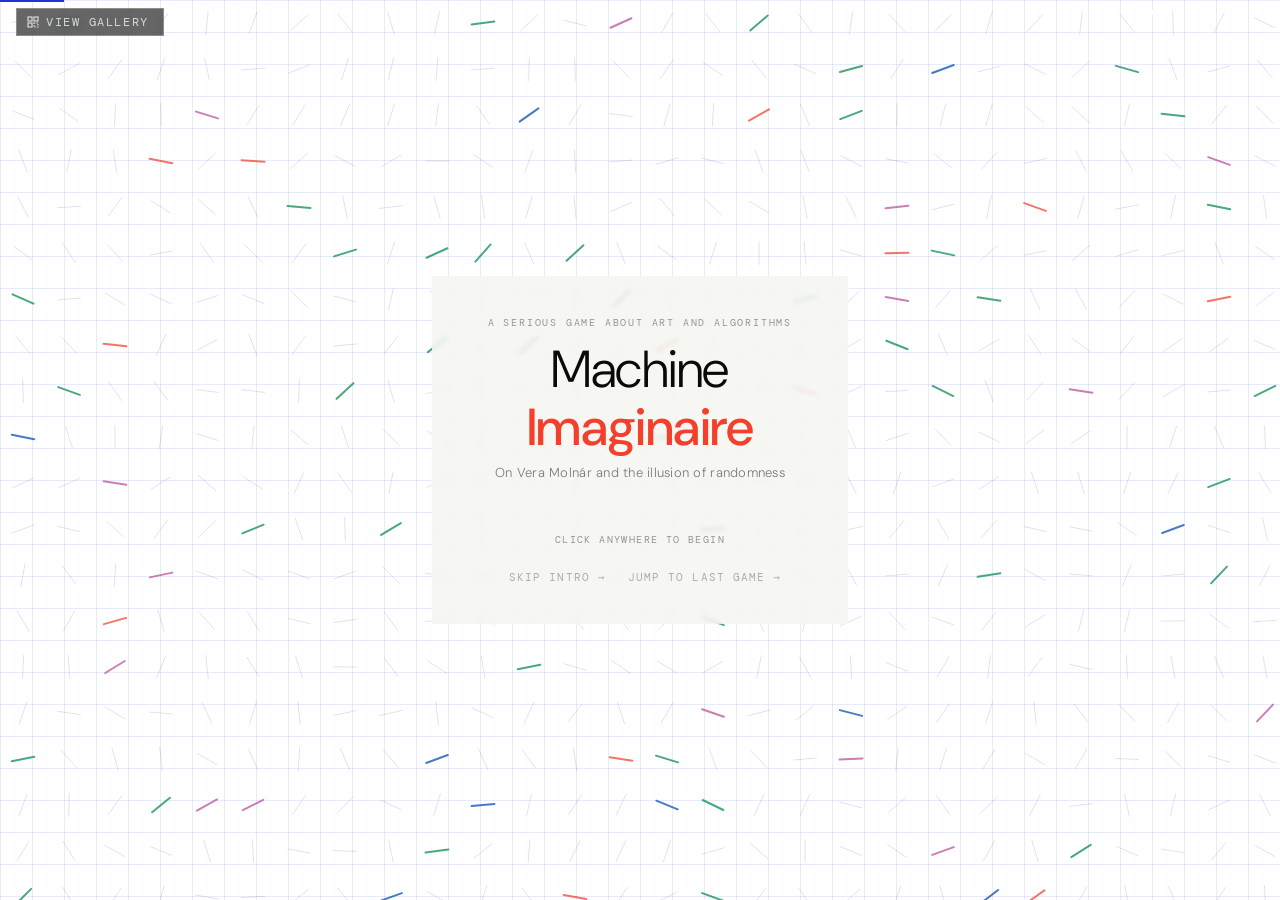
<file: index.html>
<!DOCTYPE html>
<html lang="en">
<head>
  <meta charset="UTF-8">
  <meta name="viewport" content="width=device-width, initial-scale=1.0">
  <title>Vera Molnár — Machine Imaginaire</title>
  <link href="https://fonts.googleapis.com/css2?family=DM+Sans:ital,wght@0,300;0,400;0,500;1,300;1,400&family=DM+Mono:wght@400;500&display=swap" rel="stylesheet">
  <link rel="stylesheet" href="style.css">

</head>
<body>
<div id="app">

  <div class="progress-bar"><div class="progress-fill" id="prog" style="width:5%"></div></div>
  <div class="step-dots" id="step-dots"></div>

  <button id="gallery-btn" onclick="openGallery()">
    <svg width="12" height="12" viewBox="0 0 12 12" fill="none">
      <rect x="1" y="1" width="4" height="4" stroke="currentColor" stroke-width="1.2"/>
      <rect x="7" y="1" width="4" height="4" stroke="currentColor" stroke-width="1.2"/>
      <rect x="1" y="7" width="4" height="4" stroke="currentColor" stroke-width="1.2"/>
      <rect x="7" y="7" width="4" height="4" stroke="currentColor" stroke-width="1.2" stroke-dasharray="1.5 1"/>
    </svg>
    View Gallery
  </button>
  <button id="cite-btn" onclick="toggleCite()">Sources</button>

  <!-- Gallery -->
  <div id="gallery-overlay">
    <div class="gallery-inner">
      <div class="gallery-header">
        <span class="gallery-title">Machine Imaginaire — Gallery</span>
        <button class="gallery-close" onclick="closeGallery()">Close ×</button>
      </div>
      <div class="gallery-slots" id="gallery-slots"></div>
      <button class="gallery-resume-btn" onclick="closeGallery()">Continue →</button>
    </div>
  </div>

  <!-- Level transition -->
  <div id="level-transition">
    <div class="lt-inner">
      <div class="lt-complete" id="lt-complete">Level complete</div>
      <div class="lt-title" id="lt-title">—</div>
      <div class="lt-bar"></div>
      <div class="lt-sub" id="lt-sub">—</div>
      <button class="lt-btn" onclick="dismissLevelTransition()">Continue →</button>
    </div>
  </div>

  <!-- Molnár disorder works reference overlay (openable during studio) -->
  <div id="molnar-ref-overlay">
    <div class="mref-inner">
      <div class="mref-eyebrow">Vera Molnár — order and its disturbance</div>
      <div class="mref-title">Her territory</div>
      <div class="mref-sub">The works that this final game grows out of. You are not copying them — you are exploring the same question she did.</div>
      <div class="mref-works">
        <div class="mref-work">
          <div class="mref-img-box" id="mref-box-1">
            <img class="mref-img" id="mref-img-1" src="images/interruptions.jpg" alt="Vera Molnár, Interruptions" onload="this.style.display='block';var p=document.getElementById('mref-ph-1');if(p)p.style.display='none';" onerror="this.style.display='none';"/>
            <span class="mref-ph" id="mref-ph-1">[ insert Interruptions (1968/69)<br>— set src on #mref-img-1 ]</span>
          </div>
          <div class="mref-cap">Interruptions, ca. 1968/69<br><span>Lines rotated and erased at random — "a disturbed equilibrium."</span></div>
        </div>
        <div class="mref-work">
          <div class="mref-img-box" id="mref-box-2">
            <img class="mref-img" id="mref-img-2" src="images/desordres.jpg" alt="Vera Molnár, (Des)Ordres" onload="this.style.display='block';var p=document.getElementById('mref-ph-2');if(p)p.style.display='none';" onerror="this.style.display='none';"/>
            <span class="mref-ph" id="mref-ph-2">[ insert (Des)Ordres (1974)<br>— set src on #mref-img-2 ]</span>
          </div>
          <div class="mref-cap">(Des)Ordres, 1974<br><span>Concentric squares, slightly disordered — as if vibrating.</span></div>
        </div>
        <div class="mref-work">
          <div class="mref-img-box" id="mref-box-3">
            <img class="mref-img" id="mref-img-3" src="images/rectangles.jpg" alt="Vera Molnár, Rectangles" onload="this.style.display='block';var p=document.getElementById('mref-ph-3');if(p)p.style.display='none';" onerror="this.style.display='none';"/>
            <span class="mref-ph" id="mref-ph-3">[ insert Rectangles (1977–81)<br>— set src on #mref-img-3 ]</span>
          </div>
          <div class="mref-cap">Rectangles, 1977–81<br><span>Collage, 75 × 75 cm. Order loosened by hand.</span></div>
        </div>
      </div>
      <button class="mref-close" onclick="closeMolnarRef()">Close →</button>
    </div>
  </div>

  <!-- Artwork appreciation overlay -->
  <div id="appreciate-overlay">
    <div class="appr-eyebrow" id="appr-eyebrow">You executed the algorithm</div>
    <div class="appr-title" id="appr-title">Take a moment.</div>
    <div class="appr-sub" id="appr-sub">This is what the rule produced.</div>
    <div class="appr-works">
      <div class="appr-work">
        <canvas id="appr-canvas" width="340" height="340"></canvas>
        <div class="appr-work-cap" id="appr-your-cap">Your composition</div>
      </div>
      <div class="appr-work" id="appr-molnar-wrap" style="display:none;">
        <div class="appr-molnar-placeholder" id="appr-molnar-ph">
          <span id="appr-molnar-ph-text">[ insert a real Molnár work here ]</span>
        </div>
        <img id="appr-molnar-img" style="display:none;" alt="Vera Molnár"/>
        <div class="appr-work-cap" id="appr-molnar-cap">Vera Molnár</div>
      </div>
    </div>
    <div class="appr-actions">
      <button class="appr-btn" id="appr-continue" onclick="dismissAppreciate()">Continue →</button>
    </div>
  </div>

  <!-- Sources -->
  <div id="cite-overlay">
    <div class="cite-box">
      <h3>Sources — Chicago Author-Date</h3>
      <p>Molnar, Vera. "Toward Aesthetic Guidelines for Paintings with the Aid of a Computer." <em>Leonardo</em> 8, no. 3 (Summer 1975): 185–189.</p>
      <p>Molnar, Vera. "'My Mother's Letters': Simulation by Computer." <em>Leonardo</em> 28, no. 3 (1995): 167–170.</p>
      <p>Guillermet, Aline. "Vera Molnár's Computer Paintings." <em>Representations</em> 149 (Winter 2020): 1–30.</p>
      <p>Roe-Dale, Rachel R. "Vera Molnár's Exploration of the Unimaginable." <em>Math Horizons</em> 26, no. 4 (April 2019): 18–21.</p>
      <p>RAND Corporation. <em>A Million Random Digits with 100,000 Normal Deviates.</em> Glencoe, IL: Free Press, 1955.</p>
      <button class="cite-close" onclick="toggleCite()">Close</button>
    </div>
  </div>

  <!-- ══ S0 TITLE ══ -->
  <div class="scene active title-scene" id="s0" onclick="startVoice()">
    <div class="bg-grid"></div>
    <canvas id="title-field" class="title-field"></canvas>
    <div class="title-content">
      <div class="title-eyebrow">A serious game about art and algorithms</div>
      <h1 class="title-h1">Machine<br><span>Imaginaire</span></h1>
      <p class="title-sub">On Vera Molnár and the illusion of randomness</p>
      <div class="title-prompt">Click anywhere to begin</div>
      <div style="margin-top:24px;display:flex;gap:12px;">
        <button class="skip-game-btn" onclick="event.stopPropagation();startAlgoIntro()">Skip intro →</button>
        <button class="skip-game-btn" onclick="event.stopPropagation();startFreeComp()">Jump to last game →</button>
      </div>
    </div>
  </div>

  <!-- ══ S1 INTRODUCTION ══ -->
  <div class="scene" id="s1" onclick="advanceVoice()">
    <div class="bg-grid"></div>
    <div class="scene-heading">Introduction</div>
    <div id="voice-visual" style="position:absolute;inset:0;display:flex;align-items:center;
      justify-content:center;z-index:1;pointer-events:none;padding-bottom:170px;">
      <div id="voice-visual-inner" style="width:min(460px,75vw);opacity:0.85;transition:opacity 0.5s;"></div>
    </div>
    <div class="voice-anchor" id="s1-anchor">
      <div class="section-prog-wrap">
        <div class="section-prog-track"><div class="section-prog-fill" id="s1-prog-fill" style="width:0%"></div></div>
        <span class="section-prog-label" id="s1-prog-label">1 / 17</span>
      </div>
      <canvas id="compass-motif" width="60" height="60" class="compass-motif"></canvas>
      <div class="voice-card">
        <p id="voice-text"></p>
        <div class="voice-nav">
          <button class="voice-back" id="voice-back-btn" onclick="goBackVoice(event)">← back</button>
          <span class="voice-tap" id="voice-tap">click to continue</span>
        </div>
      </div>
    </div>
  </div>

  <!-- ══ S2 WHAT IS AN ALGORITHM ══ -->
  <div class="scene level-1" id="s2" onclick="handleAlgoIntroClick(event)">
    <div class="bg-grid"></div>
    <div class="scene-heading">01 — What is an algorithm?</div>
    <div class="algo-main-area">
      <div class="algo-flow-box">
        <svg id="algo-flow-svg" viewBox="0 0 320 200" style="width:100%;max-height:200px;display:block;"></svg>
      </div>
    </div>
    <div class="voice-anchor" id="s2-anchor">
      <div class="section-prog-wrap">
        <div class="section-prog-track"><div class="section-prog-fill" id="s2-prog-fill" style="width:0%"></div></div>
        <span class="section-prog-label" id="s2-prog-label">1 / 6</span>
      </div>
      <canvas id="compass-motif-s2" width="60" height="60" class="compass-motif"></canvas>
      <div class="voice-card">
        <p id="algo-explain-text"></p>
        <div class="voice-nav">
          <button class="voice-back" id="algo-back-btn" onclick="goBackAlgo(event)">← back</button>
          <span class="voice-tap" id="algo-explain-tap">click to continue</span>
        </div>
      </div>
    </div>
  </div>

  <!-- ══ S-GAME1: EXECUTE A SIMPLE ALGORITHM ══ -->
  <div class="scene level-1" id="s-game1">
    <div class="bg-grid"></div>
    <div class="scene-heading">02 — Execute the algorithm</div>

    <!-- Unified area: grid always visible, narration in card below -->
    <div class="game1-area" id="game1-area">
      <!-- Number column -->
      <div class="game1-number-col">
        <div class="game1-num waiting" id="game1-current-num">?</div>
        <div class="game1-btns">
          <button class="game1-btn" id="game1-btn-mark" onclick="game1Answer('mark')" disabled>
            <span class="game1-btn-icon">●</span><span>Mark</span>
          </button>
          <button class="game1-btn" id="game1-btn-empty" onclick="game1Answer('empty')" disabled>
            <span class="game1-btn-icon">○</span><span>Empty</span>
          </button>
        </div>
      </div>
      <!-- Grid column -->
      <div class="game1-grid-col">
        <div class="game1-grid-label">Your composition</div>
        <div class="game1-grid" id="game1-grid"></div>
      </div>
    </div>

    <!-- Voice anchor — always present, changes content by phase -->
    <div class="voice-anchor" id="g1-anchor">
      <div class="section-prog-wrap">
        <div class="section-prog-track"><div class="section-prog-fill" id="g1-prog-fill" style="width:0%"></div></div>
        <span class="section-prog-label" id="g1-prog-label">1 / 2</span>
      </div>
      <!-- PRE: compass + voice card -->
      <div id="g1-pre-card" onclick="advanceGame1Pre()" style="display:flex;flex-direction:column;align-items:center;">
        <canvas id="compass-motif-g1" width="60" height="60" class="compass-motif"></canvas>
        <div class="voice-card">
          <p id="game1-pre-text"></p>
          <div class="voice-nav">
            <button class="voice-back" id="game1-pre-back" onclick="goBackGame1Pre(event)">← back</button>
            <span class="voice-tap" id="game1-pre-tap">click to continue</span>

          </div>
        </div>
      </div>
      <!-- PLAY: rule + counters card (no compass) -->
      <div id="g1-play-card" style="display:none;">
        <div class="game1-play-card">
          <div class="game1-play-rule">
            <strong>Odd</strong> → mark &nbsp;·&nbsp; <strong>Even</strong> → empty
          </div>
          <button class="rule-toggle-btn" id="g1-rule-btn" onclick="toggleRulePanel('g1')" title="Show the rule">?</button>
          <button class="skip-game-btn" onclick="showLevelTransition('Game skipped','Inclinaisons','03 — Execute the algorithm',()=>goToSketchScene(),'incl')" style="padding:0 10px;flex-shrink:0;">Skip game →</button>
          <div class="game1-counters">
            <div class="game1-counter">
              <span class="game1-counter-val" id="g1-correct-count">0</span>
              <span class="game1-counter-lbl">correct</span>
            </div>
            <div class="game1-counter">
              <span class="game1-counter-val wrong-val" id="g1-wrong-count">0</span>
              <span class="game1-counter-lbl">wrong</span>
            </div>
          </div>
        </div>
        <div class="rule-panel" id="g1-rule-panel">
          <strong>Odd</strong> number → place a mark. <strong>Even</strong> number → leave the cell empty. That's the whole rule — you never need to remember it, it's always right here.
        </div>
      </div>
      <!-- POST: compass + voice card -->
      <div id="g1-post-card" style="display:none;" onclick="advanceGame1Post()">
        <canvas id="compass-motif-g1b" width="60" height="60" class="compass-motif"></canvas>
        <div class="voice-card">
          <p id="game1-post-text"></p>
          <div class="voice-nav">
            <button class="voice-back" id="game1-post-back" onclick="goBackGame1Post(event)">← back</button>
            <span class="voice-tap" id="game1-post-tap">click to continue</span>
          </div>
        </div>
      </div>
    </div>
  </div>

  <!-- ══ S3 SKETCH NARRATION ══ -->
  <div class="scene level-2" id="s3">
    <div class="bg-grid"></div>
    <div class="scene-heading">03 — Inclinaisons, 1971</div>
    <div class="sketch-main-area">
      <div style="position:relative;display:inline-block;">
        <img id="sketch-photo"
          style="display:block;max-height:calc(100vh - 280px);max-width:min(620px,88vw);width:auto;height:auto;border:1px solid rgba(0,117,184,0.15);"
          alt="Vera Molnár, study for Inclinaisons, 27 May 1971."/>
        <svg id="sketch-svg" style="position:absolute;top:0;left:0;width:100%;height:100%;pointer-events:none;overflow:visible;"
          viewBox="0 0 900 660" preserveAspectRatio="none"></svg>
      </div>
      <div style="font-family:'DM Mono',monospace;font-size:11px;letter-spacing:0.08em;text-transform:uppercase;color:var(--mid);margin-top:6px;">
        Vera Molnár, study for <em style="font-style:italic;text-transform:none;">Inclinaisons</em>, 27 May 1971.
      </div>
    </div>
    <div class="voice-anchor" onclick="advanceSketch()">
      <div class="section-prog-wrap">
        <div class="section-prog-track"><div class="section-prog-fill" id="s3-prog-fill" style="width:0%"></div></div>
        <span class="section-prog-label" id="s3-prog-label">1 / 12</span>
      </div>
      <canvas id="compass-motif-3" width="60" height="60" class="compass-motif"></canvas>
      <div class="voice-card">
        <p id="sketch-text"></p>
        <div class="voice-nav">
          <button class="voice-back" id="sketch-back-btn" onclick="goBackSketch(event)">← back</button>
          <span class="voice-tap" id="sketch-tap">click to continue</span>
        </div>
      </div>
    </div>
  </div>

  <!-- ══ S3b RANDOM NUMBERS INTERLUDE ══ -->
  <div class="scene level-2" id="s3b">
    <div class="bg-grid"></div>
    <div class="scene-heading">03b — On randomness</div>

    <div class="rand-scene-area">
      <!-- Two placeholder images -->
      <div class="rand-image-pair" id="rand-image-pair">
        <div class="rand-img-wrap">
          <div class="rand-img-box" id="rand-img-book">
            <img src="images/rand-book.jpg" alt="RAND, A Million Random Digits, 1955" style="max-width:100%;max-height:100%;width:auto;height:auto;object-fit:contain;display:none;" onload="this.style.display='block';this.nextElementSibling.style.display='none';" onerror="this.style.display='none';"/>
            <div class="rand-img-placeholder">
              <div class="rand-img-placeholder-lbl">RAND Corporation<br>A Million Random Digits<br>1955<br>[name: rand-book.jpg]</div>
            </div>
          </div>
          <div class="rand-img-caption">RAND Corp., 1955<br>A Million Random Digits</div>
        </div>
        <div class="rand-img-wrap">
          <div class="rand-img-box" id="rand-img-phone">
            <img src="images/phone-directory.jpg" alt="Telephone directory" style="max-width:100%;max-height:100%;width:auto;height:auto;object-fit:contain;display:none;" onload="this.style.display='block';this.nextElementSibling.style.display='none';" onerror="this.style.display='none';"/>
            <div class="rand-img-placeholder">
              <div class="rand-img-placeholder-lbl">Phone directory<br>c. 1960s<br>[name: phone-directory.jpg]</div>
            </div>
          </div>
          <div class="rand-img-caption">Telephone directory<br>Morellet's method</div>
        </div>
      </div>
    </div>

    <div class="voice-anchor" onclick="advanceRandScene()">
      <div class="section-prog-wrap">
        <div class="section-prog-track"><div class="section-prog-fill" id="s3b-prog-fill" style="width:0%"></div></div>
        <span class="section-prog-label" id="s3b-prog-label">1 / 7</span>
      </div>
      <canvas id="compass-motif-3b" width="60" height="60" class="compass-motif"></canvas>
      <div class="voice-card">
        <p id="rand-scene-text"></p>
        <div class="voice-nav">
          <button class="voice-back" id="rand-back-btn" onclick="goBackRandScene(event)">← back</button>
          <span class="voice-tap" id="rand-scene-tap">click to continue</span>
        </div>
      </div>
    </div>
  </div>


  <!-- ══ S4 INCLINAISONS GAME ══ -->
  <div class="scene level-2" id="s4">
    <div class="bg-grid"></div>
    <div class="scene-heading">04 — Execute the algorithm</div>

    <!-- Game area always visible -->
    <div class="incl-game-area" id="incl-game-area">

      <!-- Left: dice + number result -->
      <div class="incl-left-col">
        <div class="incl-dice-label">Roll for<br>next cell</div>
<!-- 3D DICE REPLACE: replaces incl-dice-wrap in s4 -->
<div class="dice-wrap" id="incl-dice-3d" onclick="rollInclDice3d()" title="Click to roll">
  <div style="display:flex;flex-direction:column;align-items:center;">
    <div class="die-scene" id="die1-scene">
      <div class="die-cube" id="die1-cube">
        <div class="die-face front"  id="die1-front">?</div>
        <div class="die-face back"   id="die1-back">?</div>
        <div class="die-face right"  id="die1-right">?</div>
        <div class="die-face left"   id="die1-left">?</div>
        <div class="die-face top"    id="die1-top">?</div>
        <div class="die-face bottom" id="die1-bottom">?</div>
      </div>
    </div>
    <div class="die-label">tens</div>
  </div>
  <div style="display:flex;flex-direction:column;align-items:center;">
    <div class="die-scene" id="die2-scene">
      <div class="die-cube" id="die2-cube">
        <div class="die-face front"  id="die2-front">?</div>
        <div class="die-face back"   id="die2-back">?</div>
        <div class="die-face right"  id="die2-right">?</div>
        <div class="die-face left"   id="die2-left">?</div>
        <div class="die-face top"    id="die2-top">?</div>
        <div class="die-face bottom" id="die2-bottom">?</div>
      </div>
    </div>
    <div class="die-label">units</div>
  </div>
</div>
<div class="die-hint" id="incl-dice-hint">click dice to roll</div>

        <div class="die-result-row"><div class="incl-result-num" id="incl-result-num">—</div></div>
        <div id="incl-blank-confirm" style="display:none;" class="incl-blank-confirm">
          <div class="incl-blank-label">blank cell<br>leave empty</div>
          <button class="incl-confirm-btn" onclick="inclConfirmBlank()">Leave empty →</button>
        </div>
      </div>

      <!-- Middle: lookup table -->
      <div class="incl-table-col">
        <div class="incl-table-lbl">Lookup table</div>
        <table class="incl-table">
          <thead><tr><th>Range</th><th>Dir.</th><th>°</th></tr></thead>
          <tbody>
            <tr id="ilt-0"><td>01–10</td><td>1</td><td>0°</td></tr>
            <tr id="ilt-1"><td>11–20</td><td>2</td><td>22°</td></tr>
            <tr id="ilt-2"><td>21–30</td><td>3</td><td>45°</td></tr>
            <tr id="ilt-3"><td>31–40</td><td>4</td><td>67°</td></tr>
            <tr id="ilt-4"><td>41–50</td><td>5</td><td>90°</td></tr>
            <tr id="ilt-5"><td>51–60</td><td>6</td><td>112°</td></tr>
            <tr id="ilt-6"><td>61–70</td><td>7</td><td>135°</td></tr>
            <tr id="ilt-7"><td>71–80</td><td>8</td><td>157°</td></tr>
            <tr id="ilt-8" class="blank-row"><td>81–00</td><td>—</td><td>blank</td></tr>
          </tbody>
        </table>
      </div>

      <!-- Right: orient buttons + composition grid -->
      <div class="incl-right-col">
        <div class="incl-orient-lbl">Select orientation</div>
        <div class="incl-orient-grid" id="incl-orient-btns"></div>
        <div class="incl-grid-lbl" style="margin-top:6px;">Your composition</div>
        <div class="incl-grid" id="incl-grid"></div>
      </div>
    </div>

    <!-- Voice anchor: changes phase -->
    <div class="voice-anchor" id="incl-anchor">
      <div class="section-prog-wrap">
        <div class="section-prog-track"><div class="section-prog-fill" id="incl-prog-fill" style="width:0%"></div></div>
        <span class="section-prog-label" id="incl-prog-label">1 / 3</span>
      </div>
      <!-- PRE narration -->
      <div id="incl-pre-card" onclick="advanceInclPre()" style="display:flex;flex-direction:column;align-items:center;">
        <canvas id="compass-motif-incl" width="60" height="60" class="compass-motif"></canvas>
        <div class="voice-card">
          <p id="incl-pre-text"></p>
          <div class="voice-nav">
            <button class="voice-back" id="incl-pre-back" onclick="goBackInclPre(event)">← back</button>
            <span class="voice-tap" id="incl-pre-tap">click to continue</span>

          </div>
        </div>
      </div>
      <!-- PLAY card -->
      <div id="incl-play-card" style="display:none;">
        <div class="incl-play-card">
          <div class="incl-rule-text">
            Roll → look up → select orientation · <strong>81–00</strong> = blank
          </div>
          <button class="rule-toggle-btn" id="incl-rule-btn" onclick="toggleRulePanel('incl')" title="Show the rule">?</button>
          <button class="skip-game-btn" onclick="showLevelTransition('Game skipped','Trames','06 — Superimposition',()=>startTrames(),'trames')" style="padding:0 10px;flex-shrink:0;">Skip game →</button>
          <div class="incl-counters">
            <div class="incl-counter">
              <span class="incl-counter-val" id="incl-correct-count">0</span>
              <span class="incl-counter-lbl">correct</span>
            </div>
            <div class="incl-counter">
              <span class="incl-counter-val wrong-val" id="incl-wrong-count">0</span>
              <span class="incl-counter-lbl">wrong</span>
            </div>
          </div>
        </div>
        <div class="rule-panel" id="incl-rule-panel">
          <ol>
            <li>Roll the dice — the two digits together make one number, 01 through 00.</li>
            <li>Find that number's range in the lookup table.</li>
            <li>Place a line at the orientation the table gives you — or, for <strong>81–00</strong>, leave the cell blank.</li>
          </ol>
        </div>
      </div>
      <!-- POST narration -->
      <div id="incl-post-card" style="display:none;" onclick="advanceInclPost()">
        <canvas id="compass-motif-incl-post" width="60" height="60" class="compass-motif"></canvas>
        <div class="voice-card">
          <p id="incl-post-text"></p>
          <div class="voice-nav">
            <button class="voice-back" id="incl-post-back" onclick="goBackInclPost(event)">← back</button>
            <span class="voice-tap" id="incl-post-tap">click to continue</span>
          </div>
        </div>
      </div>
    </div>
  </div>

  <!-- ══ S5 ARTWORK REVEAL ══ -->
  <div class="scene level-2" id="s5">
    <div class="bg-grid"></div>
    <div class="scene-heading">05 — Inclinaisons</div>
    <div class="artwork-main">
      <div style="display:flex;flex-direction:column;align-items:center;">
        <div class="artwork-placeholder" id="artwork-placeholder">
          <div class="artwork-placeholder-label">
            <span style="font-size:13px;color:rgba(0,0,0,0.5);">▦</span><br><br>
            Vera Molnár<br>
            <em style="font-style:italic;text-transform:none;">Inclinaisons</em>, c. 1971<br><br>
            <span style="font-size:8px;color:rgba(0,117,184,0.6);">[ insert the finished artwork here —<br>set src on #artwork-img ]</span>
          </div>
        </div>
        <img id="artwork-img" class="artwork-img" src="images/inclinaisons-1971.jpg" alt="Vera Molnár, Inclinaisons" style="display:none;object-fit:contain;" onerror="this.dataset.failed='1';"/>
        <div class="artwork-caption" style="color:rgba(0,0,0,0.4);">Vera Molnár — Inclinaisons, c. 1971</div>
      </div>
    </div>
    <div class="voice-anchor" onclick="advanceArtwork()">
      <div class="section-prog-wrap">
        <div class="section-prog-track" style="background:rgba(255,255,255,0.1);">
          <div class="section-prog-fill" id="s5-prog-fill" style="width:0%"></div>
        </div>
        <span class="section-prog-label" style="color:rgba(255,255,255,0.25);" id="s5-prog-label">1 / 4</span>
      </div>
      <canvas id="compass-motif-s5" width="60" height="60" class="compass-motif"></canvas>
      <div class="voice-card">
        <p id="artwork-voice-text"></p>
        <div class="voice-nav">
          <button class="voice-back" id="artwork-back-btn" onclick="goBackArtwork(event)" style="color:rgba(255,255,255,0.2);">← back</button>
          <span class="voice-tap" id="artwork-voice-tap" style="color:rgba(255,255,255,0.4);">click to continue</span>
        </div>
      </div>
    </div>
  </div>

  <!-- ══ S-TRAMES: SUPERIMPOSITION (Morellet) ══ -->
  <div class="scene level-trames" id="s-trames">
    <div class="bg-grid"></div>
    <div class="scene-heading">06 — Superimposition</div>

    <!-- Morellet reference display — shown large during TRAMES_PRE lines that cue an image,
         same slot/pattern as the Molnár chapters' reference-artwork displays. -->
    <div class="trm-morellet-display" id="trm-morellet-display" style="display:none;">
      <div class="trm-morellet-eyebrow" id="trm-morellet-eyebrow">François Morellet</div>
      <div class="trm-morellet-img-box-lg" id="trm-morellet-img-box-lg-1">
        <img id="trm-morellet-img-1" src="images/morellet-trames.jpg" alt="François Morellet, Trames, 1971" style="max-width:100%;max-height:100%;width:auto;height:auto;object-fit:contain;display:none;" onload="this.style.display='block';this.nextElementSibling.style.display='none';" onerror="this.style.display='none';"/>
        <div class="trm-morellet-placeholder-lg">
          <div class="trm-morellet-placeholder-lbl">François Morellet<br>Trames, 1971<br>[name: morellet-trames.jpg]</div>
        </div>
      </div>
      <div class="trm-morellet-img-box-lg" id="trm-morellet-img-box-lg-2" style="display:none;">
        <img id="trm-morellet-img-2" src="images/morellet-trames-2.jpg" alt="François Morellet, from the Trames series" style="max-width:100%;max-height:100%;width:auto;height:auto;object-fit:contain;display:none;" onload="this.style.display='block';this.nextElementSibling.style.display='none';" onerror="this.style.display='none';"/>
        <div class="trm-morellet-placeholder-lg">
          <div class="trm-morellet-placeholder-lbl">François Morellet<br>from the Trames series<br>[name: morellet-trames-2.jpg]</div>
        </div>
      </div>
      <div class="trm-morellet-caption-lg" id="trm-morellet-caption-lg"></div>
    </div>

    <div class="trm-area" id="trm-area">
      <div class="trm-canvas-wrap">
        <canvas id="trm-canvas" width="400" height="400"></canvas>
        <div class="trm-title" id="trm-title">0°</div>
        <div class="trm-prompt" id="trm-prompt"></div>
      </div>
      <div class="trm-controls" id="trm-controls" style="display:none;">
        <div class="trm-angle-row" id="trm-angle-row">
          <button class="trm-angle-btn" onclick="trmAddGrid(15)">15°</button>
          <button class="trm-angle-btn" onclick="trmAddGrid(22.5)">22.5°</button>
          <button class="trm-angle-btn" onclick="trmAddGrid(30)">30°</button>
          <button class="trm-angle-btn" onclick="trmAddGrid(45)">45°</button>
          <button class="trm-angle-btn" onclick="trmAddGrid(67.5)">67.5°</button>
          <button class="trm-angle-btn" onclick="trmAddGrid(90)">90°</button>
        </div>
        <div class="trm-stack-actions">
          <button class="trm-stack-btn" id="trm-remove-btn" onclick="trmRemoveLast()" disabled>← Remove last grid</button>
          <button class="trm-stack-btn" id="trm-reset-btn" onclick="trmStartOver()" disabled>↻ Start over</button>
        </div>
      </div>
    </div>

    <div class="voice-anchor" id="trm-anchor">
      <div class="section-prog-wrap">
        <div class="section-prog-track"><div class="section-prog-fill" id="trm-prog-fill" style="width:0%"></div></div>
        <span class="section-prog-label" id="trm-prog-label">1 / 1</span>
      </div>
      <!-- PRE narration -->
      <div id="trm-pre-card" onclick="advanceTrmPre()" style="display:flex;flex-direction:column;align-items:center;">
        <canvas id="compass-motif-trm" width="60" height="60" class="compass-motif"></canvas>
        <div class="voice-card">
          <p id="trm-pre-text"></p>
          <div class="voice-nav">
            <button class="voice-back" id="trm-pre-back" onclick="goBackTrmPre(event)">← back</button>
            <span class="voice-tap" id="trm-pre-tap">click to continue</span>
          </div>
        </div>
      </div>
      <!-- PLAY: continue button -->
      <div id="trm-play-card" style="display:none;">
        <div class="trm-play-card">
          <div class="trm-play-hint">Add at least one more grid, then continue.</div>
          <button class="skip-game-btn" onclick="showLevelTransition('Game skipped','Order &amp; Disturbance','07 — Design your own algorithm',()=>startFreeComp(),'free')" style="padding:0 10px;flex-shrink:0;">Skip game →</button>
          <button class="trm-continue-btn" id="trm-continue-btn" onclick="trmContinue()" disabled>Continue →</button>
        </div>
      </div>
      <!-- POST narration -->
      <div id="trm-post-card" style="display:none;" onclick="advanceTrmPost()">
        <canvas id="compass-motif-trm-post" width="60" height="60" class="compass-motif"></canvas>
        <div class="voice-card">
          <p id="trm-post-text"></p>
          <div class="voice-nav">
            <button class="voice-back" id="trm-post-back" onclick="goBackTrmPost(event)">← back</button>
            <span class="voice-tap" id="trm-post-tap">click to continue</span>
          </div>
        </div>
      </div>
    </div>
  </div>

  <!-- ══ S6 ORDER & DISTURBANCE ══ -->
  <div class="scene level-end" id="s6">
    <div class="bg-grid"></div>
    <div class="scene-heading">07 — Order and its disturbance</div>
    <!-- Molnár inspiration display (shown during intro narration, above the voice box) -->
    <div id="od-inspire" class="od-inspire">
      <div class="od-inspire-eyebrow" id="od-inspire-eyebrow">Vera Molnár — order and disorder</div>
      <div class="od-inspire-works" id="od-inspire-works">
        <!-- work slots injected by JS -->
      </div>
      <div class="od-inspire-caption" id="od-inspire-caption"></div>
    </div>


    <div class="od-area" id="od-area">

      <!-- LEFT: controls -->
      <div class="od-params">
        <div class="od-title">Set the order — then rule how it breaks</div>
        <div class="od-params-col">


        <!-- THE master slider -->
        <div class="od-master">
          <div class="od-master-lbl">Disturbance — <span id="od-amount-lbl">0</span>%</div>
          <input type="range" min="0" max="100" value="0" step="1" class="od-master-slider"
            id="od-amount" oninput="odSetAmount(this.value)"/>
          <div class="od-master-ends"><span>order</span><span>chaos</span></div>
        </div>

        <!-- What is disturbed -->
        <div class="od-block">
          <div class="od-lbl">What deviates</div>
          <div class="od-row" id="od-what-btns">
            <button class="od-btn active" onclick="odToggleWhat('rotation',this)">Rotation</button>
            <button class="od-btn" onclick="odToggleWhat('position',this)">Position</button>
            <button class="od-btn" onclick="odToggleWhat('size',this)">Size</button>
          </div>
          <div class="od-hint-sm">Combine any of them</div>
        </div>

        <!-- Disturbance rule (distribution) -->
        <div class="od-block">
          <div class="od-lbl">How the disturbance spreads</div>
          <div class="od-rule-explain">The slider sets how much disturbance there is. This sets <em>where</em> it falls across the grid.</div>
          <div class="od-col" id="od-rule-btns">
            <button class="od-rule-btn active" onclick="odSetRule('uniform',this)">Uniform<span>Every cell is disturbed by the same amount.</span></button>
            <button class="od-rule-btn" onclick="odSetRule('rows',this)">Progressive<span>Calm at the top, strongest at the bottom — grows row by row.</span></button>
            <button class="od-rule-btn" onclick="odSetRule('center',this)">Radial<span>Strongest in the middle, fading outward to calm edges.</span></button>
            <button class="od-rule-btn" onclick="odSetRule('edges',this)">Inverse<span>Calm in the middle, wildest at the edges.</span></button>
          </div>
        </div>

        <!-- Base element -->
        <div class="od-block">
          <div class="od-lbl">Element</div>
          <div class="od-row" id="od-elem-btns">
            <button class="od-btn active" onclick="odSetElem('square',this)">
              <canvas width="20" height="20" id="oe-square"></canvas>
            </button>
            <button class="od-btn" onclick="odSetElem('line',this)">
              <canvas width="20" height="20" id="oe-line"></canvas>
            </button>
            <button class="od-btn" onclick="odSetElem('circle',this)">
              <canvas width="20" height="20" id="oe-circle"></canvas>
            </button>
          </div>
        </div>

        <!-- Grid size -->
        <div class="od-block">
          <div class="od-lbl">Grid</div>
          <div class="od-row" id="od-grid-btns">
            <button class="od-btn" onclick="odSetGrid(6,this)">6×6</button>
            <button class="od-btn active" onclick="odSetGrid(10,this)">10×10</button>
            <button class="od-btn" onclick="odSetGrid(16,this)">16×16</button>
          </div>
        </div>

                </div>
        <div class="od-params-col">
<!-- Element colour -->
        <div class="od-block">
          <div class="od-lbl">Element colour</div>
          <div class="od-row od-colors" id="od-col-btns">
            <button class="od-col-btn active" onclick="odSetColor('#0a0a0a',this)" style="background:#0a0a0a"></button>
            <button class="od-col-btn" onclick="odSetColor('#f33f2c',this)" style="background:#f33f2c"></button>
            <button class="od-col-btn" onclick="odSetColor('#0047ad',this)" style="background:#0047ad"></button>
            <button class="od-col-btn" onclick="odSetColor('#02874c',this)" style="background:#02874c"></button>
            <button class="od-col-btn" onclick="odSetColor('#0075b8',this)" style="background:#0075b8"></button>
            <button class="od-col-btn" onclick="odSetColor('#b74c97',this)" style="background:#b74c97"></button>
            <button class="od-col-btn" onclick="odSetColor('#f8e106',this)" style="background:#f8e106;border-color:#ccc"></button>
          </div>
        </div>

        <!-- Background colour -->
        <div class="od-block">
          <div class="od-lbl">Background colour</div>
          <div class="od-row od-colors" id="od-bg-btns">
            <button class="od-col-btn active" onclick="odSetBgColor('#ffffff',this)" style="background:#fff;border-color:#ccc"></button>
            <button class="od-col-btn" onclick="odSetBgColor('#0a0a0a',this)" style="background:#0a0a0a"></button>
            <button class="od-col-btn" onclick="odSetBgColor('#f33f2c',this)" style="background:#f33f2c"></button>
            <button class="od-col-btn" onclick="odSetBgColor('#0047ad',this)" style="background:#0047ad"></button>
            <button class="od-col-btn" onclick="odSetBgColor('#02874c',this)" style="background:#02874c"></button>
            <button class="od-col-btn" onclick="odSetBgColor('#f8e106',this)" style="background:#f8e106;border-color:#ccc"></button>
            <button class="od-col-btn" onclick="odSetBgColor('#b74c97',this)" style="background:#b74c97"></button>
          </div>
        </div>

        <!-- Fill / outline -->
        <div class="od-block">
          <div class="od-lbl">Form</div>
          <div class="od-row" id="od-fill-btns">
            <button class="od-btn active" onclick="odSetFillMode('filled',this)">Filled</button>
            <button class="od-btn" onclick="odSetFillMode('outline',this)">Outline</button>
          </div>
        </div>

        <!-- Stroke thickness -->
        <div class="od-block">
          <div class="od-lbl">Stroke / outline thickness — <span id="od-strokew-lbl">2</span> px</div>
          <input type="range" min="1" max="12" value="2" step="1" class="od-mini-slider" id="od-strokew" oninput="odSetStrokeW(this.value)"/>
        </div>

        <!-- Element size -->
        <div class="od-block">
          <div class="od-lbl">Element size — <span id="od-scale-lbl">100</span>%</div>
          <input type="range" min="30" max="160" value="100" step="5" class="od-mini-slider" id="od-scale" oninput="odSetBaseScale(this.value)"/>
        </div>

        <!-- Seed / re-roll -->
        <div class="od-block">
          <div class="od-lbl">The disturbance is itself governed by a rule</div>
          <button class="od-seed-btn" onclick="odReseed()">↻ New disturbance seed</button>
        </div>
              </div>
</div>

      <!-- RIGHT: canvas + save -->
      <div class="od-canvas-side">
        <div class="od-canvas-lbl">Your composition</div>
        <canvas id="od-canvas" width="400" height="400"></canvas>
        <div class="od-actions">
          <button class="od-save-btn" onclick="odSave()">Save version</button>
          <button class="od-ref-btn" onclick="openMolnarRef()">↗ Molnár's disorder works</button>
        </div>
        <div id="od-versions" class="od-versions"></div>
      </div>
    </div>

    <div class="voice-anchor" onclick="advanceODVoice()">
      <div class="section-prog-wrap">
        <div class="section-prog-track"><div class="section-prog-fill" id="s6-prog-fill" style="width:0%"></div></div>
        <span class="section-prog-label" id="s6-prog-label">1 / 4</span>
      </div>
      <canvas id="compass-motif-s6" width="60" height="60" class="compass-motif"></canvas>
      <div class="voice-card">
        <p id="od-voice-text"></p>
        <div class="voice-nav">
          <button class="voice-back" id="od-back-btn" onclick="goBackODVoice(event)">← back</button>
          <button class="rule-toggle-btn" id="od-rule-btn" onclick="event.stopPropagation();toggleRulePanel('od')" title="Show the rule" style="display:none;">?</button>
          <span class="voice-tap" id="od-voice-tap">click to continue</span>
        </div>
        <div class="rule-panel" id="od-rule-panel" onclick="event.stopPropagation()">
          The <strong>Disturbance</strong> slider sets how much deviation to introduce. The buttons below it — Uniform, Progressive, Radial, Inverse — set where across the grid that deviation falls.
        </div>
      </div>
    </div>
  </div>










  <!-- Final card overlay (inside S5) -->
  <div id="final-card">
    <div class="final-quote-block">
      <div class="final-quote-eyebrow">Vera Molnár, 1924–2023</div>
      <p class="final-quote-text">"I use a computer to combine the forms because I hope that the assistance of this tool will permit me to go beyond the bounds of learning, cultural heritage, environment — in short: of the social thing, which we must consider to be our second nature."</p>
    </div>
    <div class="final-actions">
      <button class="final-btn primary" onclick="goToFreeComp()">Design your own →</button>
      <button class="final-btn" onclick="openGallery()">View gallery</button>
      <button class="final-btn" onclick="toggleCite()">Sources</button>
    </div>
  </div>

  <div id="drag-ghost"></div>
</div>


<script src="script.js"></script>
</html>
</file>
<file: style.css>
* { box-sizing: border-box; margin: 0; padding: 0; }

:root {
  --white:#ffffff; --black:#0a0a0a; --blue:#1a35d4;
  --blue-lt:#e8ecfc; --red:#e8391a;
  --grid-line:rgba(26,53,212,0.10); --grey:#f2f2f2; --mid:#666;
  --accent1:#1a35d4; --accent2:#0a0a0a; --accent-lt:#e8ecfc;
}
.level-1 { --accent1:#f33f2c; --accent2:#0047ad; --accent-lt:#fdecea; }
.level-2 { --accent1:#02874c; --accent2:#3d3c41; --accent-lt:#e3f5ec; }
.level-end { --accent1:#0047ad; --accent2:#f8e106; --accent-lt:#fffde7; }
.level-trames { --accent1:#7c3aed; --accent2:#e8578c; --accent-lt:#f1e9fc; }

html,body { width:100%;height:100%;background:var(--black);
  font-family:'DM Sans',sans-serif;color:var(--black);overflow:hidden; }
#app { width:100vw;height:100vh;position:relative;overflow:hidden; }

.scene { display:none;width:100%;height:100%;position:absolute;inset:0;
  flex-direction:column;align-items:center;justify-content:center; }
.scene.active { display:flex; }
.scene.scrollable { overflow-y:auto;justify-content:flex-start;padding:48px 16px 200px; }

.bg-white { position:absolute;inset:0;background:#fff; }
.bg-grid { position:absolute;inset:0;background:#fff;
  background-image:repeating-linear-gradient(var(--grid-line) 0 1px,transparent 1px 100%),
    repeating-linear-gradient(90deg,var(--grid-line) 0 1px,transparent 1px 100%);
  background-size:32px 32px; }
.bg-black { position:absolute;inset:0;background:var(--black); }
.bg-dark  { position:absolute;inset:0;background:#111; }

/* ── Global progress ── */
.progress-bar { position:fixed;top:0;left:0;right:0;height:2px;
  background:rgba(255,255,255,0.08);z-index:200; }
.progress-fill { height:100%;background:var(--accent1,var(--blue));
  transition:width 0.5s ease,background 0.6s ease; }

.step-dots { position:fixed;top:10px;right:20px;display:flex;gap:6px;z-index:200; }
.sdot { width:5px;height:5px;border-radius:50%;background:rgba(255,255,255,0.2);transition:all 0.3s; }
.sdot.done { background:rgba(255,255,255,0.45); }
.sdot.active { background:#fff;width:16px;border-radius:3px; }

/* ── Scene heading ── */
.scene-heading {
  position:absolute;top:14px;left:50%;transform:translateX(-50%);
  z-index:15;pointer-events:none;
  font-family:'DM Mono',monospace;font-size:9px;letter-spacing:0.16em;
  text-transform:uppercase;color:rgba(0,0,0,0.25);white-space:nowrap;
}
.scene-heading.on-dark { color:rgba(255,255,255,0.2); }

/* ── Gallery button ── */
#gallery-btn {
  position:fixed;top:8px;left:16px;z-index:300;
  display:flex;align-items:center;gap:7px;
  background:rgba(0,0,0,0.6);border:1px solid rgba(255,255,255,0.25);
  padding:5px 14px 5px 10px;cursor:pointer;
  font-family:'DM Mono',monospace;font-size:12px;letter-spacing:0.13em;
  text-transform:uppercase;color:rgba(255,255,255,0.75);
  transition:all 0.2s;backdrop-filter:blur(4px);
}
#gallery-btn:hover { background:rgba(0,0,0,0.85);color:#fff;border-color:rgba(255,255,255,0.6); }

/* ── Gallery overlay ── */
#gallery-overlay { display:none;position:fixed;inset:0;background:rgba(10,10,10,0.96);
  z-index:400;flex-direction:column;align-items:center;justify-content:center;padding:40px 20px; }
#gallery-overlay.open { display:flex; }
.gallery-inner { width:min(900px,94vw);display:flex;flex-direction:column;gap:24px; }
.gallery-header { display:flex;justify-content:space-between;align-items:baseline; }
.gallery-title { font-family:'DM Mono',monospace;font-size:12px;letter-spacing:0.16em;
  text-transform:uppercase;color:rgba(255,255,255,0.4); }
.gallery-close { font-family:'DM Mono',monospace;font-size:12px;letter-spacing:0.12em;
  text-transform:uppercase;color:rgba(255,255,255,0.3);background:none;border:none;cursor:pointer; }
.gallery-close:hover { color:#fff; }
.gallery-slots { display:grid;grid-template-columns:repeat(4,1fr);gap:16px; }
.gallery-slot { aspect-ratio:1;background:rgba(255,255,255,0.03);
  border:1px solid rgba(255,255,255,0.08);
  display:flex;flex-direction:column;align-items:center;justify-content:center;gap:8px;
  overflow:hidden;transition:border-color 0.3s; }
.gallery-slot.unlocked { border-color:rgba(255,255,255,0.2); }
.gallery-slot img { width:100%;height:100%;object-fit:contain; }
.gallery-slot-lock { font-size:20px;color:rgba(255,255,255,0.12); }
.gallery-slot-label { font-family:'DM Mono',monospace;font-size:11px;letter-spacing:0.1em;
  text-transform:uppercase;color:rgba(255,255,255,0.25);text-align:center;padding:0 8px; }
.gallery-slot.unlocked .gallery-slot-label { color:rgba(255,255,255,0.5); }
.gallery-resume-btn { align-self:center;font-family:'DM Sans',sans-serif;font-size:17.5px;
  padding:11px 28px;background:var(--accent1,#1a35d4);color:#fff;border:none;cursor:pointer; }
.gallery-resume-btn:hover { opacity:0.85; }

/* ── Level transition ── */
#level-transition { display:none;position:fixed;inset:0;z-index:350;
  flex-direction:column;align-items:center;justify-content:center;
  background:var(--lt-bg,#0a0a0a);overflow:hidden;transition:background 0.5s ease; }
#level-transition.show { display:flex;animation:lvlFade 0.5s ease; }
@keyframes lvlFade { from{opacity:0;}to{opacity:1;} }
.lt-inner { position:relative;z-index:10;text-align:center;
  display:flex;flex-direction:column;gap:16px;align-items:center;padding:40px; }
.lt-complete { font-family:'DM Mono',monospace;font-size:11px;letter-spacing:0.22em;
  text-transform:uppercase;color:rgba(255,255,255,0.55); }
.lt-title { font-size:clamp(28px,5vw,48px);font-weight:300;color:#fff;line-height:1.1;letter-spacing:-0.01em; }
.lt-title span { font-weight:500; }
.lt-bar { width:140px;height:2px;background:var(--lt-accent,#fff);opacity:0.8; }
.lt-sub { font-family:'DM Mono',monospace;font-size:12px;letter-spacing:0.14em;
  text-transform:uppercase;color:rgba(255,255,255,0.55); }
.lt-btn { margin-top:18px;font-family:'DM Sans',sans-serif;font-size:17.5px;
  padding:12px 32px;background:#fff;color:var(--lt-bg,#0a0a0a);border:none;cursor:pointer;
  letter-spacing:0.02em;font-weight:400; }
.lt-btn:hover { opacity:0.88; }

/* ── Sources ── */
#cite-btn { position:fixed;bottom:16px;right:20px;font-family:'DM Mono',monospace;
  font-size:12px;letter-spacing:0.1em;text-transform:uppercase;
  color:rgba(255,255,255,0.2);background:none;border:none;cursor:pointer;z-index:200; }
#cite-btn:hover { color:rgba(255,255,255,0.6); }
#cite-overlay { display:none;position:fixed;inset:0;background:rgba(10,10,10,0.94);
  z-index:500;align-items:center;justify-content:center; }
#cite-overlay.open { display:flex; }
.cite-box { background:#fff;width:min(560px,90vw);padding:32px 36px;max-height:80vh;overflow-y:auto; }
.cite-box h3 { font-family:'DM Mono',monospace;font-size:10px;letter-spacing:0.12em;
  text-transform:uppercase;color:var(--mid);margin-bottom:16px;font-weight:400; }
.cite-box p { font-size:12px;color:var(--black);line-height:1.8;margin-bottom:10px;
  padding-left:1.4em;text-indent:-1.4em; }
.cite-close { display:block;width:100%;margin-top:20px;font-family:'DM Sans',sans-serif;
  font-size:16px;letter-spacing:0.08em;text-transform:uppercase;padding:10px;
  background:var(--black);color:#fff;border:none;cursor:pointer; }

/* ── Title ── */
.title-scene { cursor:pointer;user-select:none;background:#f5f4f0; }
.title-field { position:absolute;inset:0;width:100%;height:100%;z-index:1;opacity:0.9; }
.title-content { position:relative;z-index:10;text-align:center;
  display:flex;flex-direction:column;align-items:center;
  background:rgba(245,244,240,0.82);padding:40px 56px;
  backdrop-filter:blur(2px); }
.title-eyebrow { font-family:'DM Mono',monospace;font-size:10px;letter-spacing:0.18em;
  text-transform:uppercase;color:rgba(0,0,0,0.4);margin-bottom:12px; }
.title-h1 { font-size:clamp(32px,5vw,52px);font-weight:300;color:#0a0a0a;
  letter-spacing:-0.01em;line-height:1.1;margin-bottom:8px; }
.title-h1 span { font-weight:500;color:#f33f2c; }
.title-sub { font-size:13px;font-weight:300;color:rgba(0,0,0,0.5);
  letter-spacing:0.02em;margin-bottom:52px; }
.title-prompt { font-family:'DM Mono',monospace;font-size:10px;letter-spacing:0.14em;
  text-transform:uppercase;color:rgba(0,0,0,0.4);animation:blink 2s ease-in-out infinite; }
@keyframes blink { 0%,100%{opacity:0.35;}50%{opacity:0.85;} }

/* ── Voice anchor ── */
.voice-anchor { position:absolute;bottom:0;left:0;right:0;
  display:flex;flex-direction:column;align-items:center;padding-bottom:24px;z-index:20; }
.section-prog-wrap { width:min(760px,60vw);margin-bottom:5px;display:flex;align-items:center;gap:8px; }
.section-prog-track { flex:1;height:2px;background:rgba(0,0,0,0.08); }
.section-prog-fill { height:100%;background:var(--accent1,var(--blue));transition:width 0.35s ease; }
.section-prog-label { font-family:'DM Mono',monospace;font-size:11px;letter-spacing:0.1em;
  text-transform:uppercase;color:rgba(0,0,0,0.25);white-space:nowrap;min-width:42px;text-align:right; }
.voice-anchor.on-dark .section-prog-track { background:rgba(255,255,255,0.1); }
.voice-anchor.on-dark .section-prog-label { color:rgba(255,255,255,0.25); }
.compass-motif { margin-bottom:0; }
.voice-card { background:#fff;width:min(760px,60vw);padding:18px 22px 16px;
  border-top:3px solid var(--accent1,var(--blue));cursor:pointer;user-select:none; }
#s3 .voice-card p, #s4 .voice-card p { max-height:none; }
#s3 .voice-card { max-width:min(820px,64vw); }
.voice-card p { font-size:clamp(14px,2.2vw,17px);font-weight:300;line-height:1.65;color:var(--black); }
.voice-card p em { font-style:normal;color:var(--accent1,var(--blue));font-weight:500; }
.voice-nav { display:flex;justify-content:space-between;align-items:center;margin-top:10px; }
.voice-back { font-family:'DM Mono',monospace;font-size:11px;letter-spacing:0.1em;
  text-transform:uppercase;color:rgba(0,0,0,0.22);background:none;border:none;
  cursor:pointer;padding:0;transition:color 0.2s; }
.voice-back:hover { color:var(--accent1,var(--blue)); }
.voice-back:disabled { opacity:0;pointer-events:none; }
.voice-tap { font-family:'DM Mono',monospace;font-size:9px;letter-spacing:0.12em;
  text-transform:uppercase;color:var(--mid); }
.voice-card.on-dark { background:rgba(10,10,10,0.88);border-top-color:var(--accent1,#02874c); }
.voice-card.on-dark p { color:rgba(255,255,255,0.9); }
.voice-card.on-dark .voice-back { color:rgba(255,255,255,0.2); }
.voice-card.on-dark .voice-back:hover { color:var(--accent1); }
.voice-card.on-dark .voice-tap { color:rgba(255,255,255,0.4); }

/* ── On-demand rule panel (shared across all three games) ── */
.rule-toggle-btn {
  width:23px;height:23px;flex-shrink:0;border-radius:50%;
  font-family:'DM Mono',monospace;font-size:13px;line-height:1;
  color:rgba(0,0,0,0.35);background:none;border:1px solid rgba(0,0,0,0.2);
  cursor:pointer;display:flex;align-items:center;justify-content:center;
  transition:color 0.15s,border-color 0.15s,background 0.15s;
}
.rule-toggle-btn:hover { color:var(--accent1,#1a35d4);border-color:var(--accent1,#1a35d4); }
.rule-toggle-btn.open { color:#fff;background:var(--accent1,#1a35d4);border-color:var(--accent1,#1a35d4); }
.rule-panel {
  display:none;width:100%;box-sizing:border-box;
  background:rgba(0,0,0,0.03);border-left:3px solid var(--accent1,#1a35d4);
  padding:10px 14px;margin-top:10px;
  font-family:'DM Sans',sans-serif;font-size:16px;font-weight:300;line-height:1.55;color:var(--black);
}
.rule-panel.open { display:block; }
.rule-panel strong { font-weight:500;color:var(--accent1,#1a35d4); }
.rule-panel ol { margin:4px 0 0 16px;padding:0; }
.rule-panel li { margin-bottom:2px; }

/* ── Game 1 play card ── */
.game1-play-card { background:#fff;width:min(560px,90vw);padding:14px 22px;
  border-top:3px solid var(--accent1,#f33f2c);
  display:flex;align-items:center;justify-content:space-between;gap:12px; }
.game1-play-rule { font-size:17.5px;font-weight:300;color:var(--black);line-height:1.5; }
.game1-play-rule strong { font-weight:500;color:var(--accent1,#f33f2c); }
.game1-counters { display:flex;gap:14px;flex-shrink:0; }
.game1-counter { display:flex;flex-direction:column;align-items:center;gap:1px; }
.game1-counter-val { font-family:'DM Mono',monospace;font-size:24px;font-weight:500;color:var(--black);line-height:1; }
.count-flash { animation:countFlash 0.5s ease; }
@keyframes countFlash {
  0%{transform:scale(1);}
  30%{transform:scale(1.6);color:#e8391a;}
  100%{transform:scale(1);}
}
.game1-cell.cell-error {
  background:rgba(232,57,26,0.35) !important;
  border-color:#e8391a !important;
  animation:cellErr 0.5s ease;
}
@keyframes cellErr { 0%{background:rgba(232,57,26,0.5);}100%{background:rgba(232,57,26,0.0);} }
.game1-counter-val.wrong-val { color:var(--red); }
.game1-counter-lbl { font-family:'DM Mono',monospace;font-size:11px;letter-spacing:0.08em;text-transform:uppercase;color:var(--mid); }

/* ── Algo explainer ── */
.algo-main-area { position:absolute;top:36px;left:0;right:0;bottom:150px;
  display:flex;align-items:center;justify-content:center;padding:16px;z-index:5; }
.algo-flow-box { width:min(660px,60vw);background:#fff;border:1px solid rgba(0,0,0,0.08);padding:14px; }
.algo-section-label { font-family:'DM Mono',monospace;font-size:9px;letter-spacing:0.14em;
  text-transform:uppercase;color:var(--mid);margin-bottom:8px;display:block; }

/* ── Game 1 layout: pre-game shows grid alongside narration ── */
.game1-area {
  position:absolute;top:36px;left:0;right:0;bottom:150px;
  display:flex;align-items:center;justify-content:center;
  padding:16px;z-index:5;gap:clamp(32px,4vw,80px);flex-wrap:wrap;
}
.game1-number-col { display:flex;flex-direction:column;align-items:center;gap:14px; }
.game1-section-lbl { font-family:'DM Mono',monospace;font-size:9px;letter-spacing:0.14em;
  text-transform:uppercase;color:rgba(0,0,0,0.28); }
.game1-num { font-family:'DM Mono',monospace;font-size:clamp(64px,12vw,96px);font-weight:500;
  color:var(--black);line-height:1;transition:transform 0.15s; }
.game1-num.shake { animation:shake1 0.35s ease; }
@keyframes shake1 { 0%{transform:translateX(0)}20%{transform:translateX(-8px)}40%{transform:translateX(8px)}60%{transform:translateX(-5px)}80%{transform:translateX(5px)}100%{transform:translateX(0)} }
.game1-num.waiting { color:rgba(0,0,0,0.15); }
.game1-btns { display:flex;gap:10px; }
.game1-btn { width:110px;height:60px;border:1.5px solid rgba(0,0,0,0.12);background:#fff;
  cursor:pointer;font-family:'DM Mono',monospace;font-size:13px;letter-spacing:0.1em;
  text-transform:uppercase;color:var(--mid);
  display:flex;flex-direction:column;align-items:center;justify-content:center;gap:4px;
  transition:all 0.15s; }
.game1-btn:hover:not(:disabled) { background:var(--accent-lt);border-color:var(--accent1);color:var(--accent1); }
.game1-btn.correct { background:var(--accent1);color:#fff;border-color:var(--accent1); }
.game1-btn.wrong   { background:var(--red);color:#fff;border-color:var(--red); }
.game1-btn:disabled { opacity:0.3;cursor:default; }
.game1-btn-icon { font-size:18px;line-height:1; }
.game1-grid-col { display:flex;flex-direction:column;align-items:center;gap:6px; }
.game1-grid { display:grid;grid-template-columns:repeat(5,1fr);gap:2px;width:min(420px,30vw,46vh);
  aspect-ratio:1; }
.game1-cell { aspect-ratio:1;background:rgba(0,0,0,0.04);border:0.5px solid rgba(0,0,0,0.07);
  display:flex;align-items:center;justify-content:center;transition:background 0.2s;
  position:relative;min-width:0;min-height:0;overflow:hidden; }
.game1-cell canvas { position:absolute;top:0;left:0;width:100%;height:100%;display:block; }
.game1-cell.filled { background:var(--accent-lt,#fdecea); }
.game1-cell.current-cell { border-color:var(--accent1);background:rgba(243,63,44,0.06); }
.game1-grid-label { font-family:'DM Mono',monospace;font-size:11px;letter-spacing:0.1em;
  text-transform:uppercase;color:var(--mid); }

/* ── Sketch ── */
.sketch-main-area { position:absolute;top:30px;left:0;right:0;bottom:215px;
  display:flex;flex-direction:column;align-items:center;justify-content:center;padding:12px;z-index:5; }

/* ── Inclinaisons game ── */
.incl-game-area {
  position:absolute;top:36px;left:0;right:0;bottom:210px;
  display:grid;
  grid-template-columns:min(130px,22vw) min(140px,23vw) 1fr;
  gap:12px;padding:12px 16px;z-index:5;
}

/* Left col: dice + number */
.incl-left-col {
  display:flex;flex-direction:column;align-items:center;justify-content:flex-start;
  gap:10px;padding-top:4px;
}
.incl-dice-label { font-family:'DM Mono',monospace;font-size:11px;letter-spacing:0.12em;
  text-transform:uppercase;color:rgba(0,0,0,0.3);text-align:center; }
.incl-dice-wrap { display:flex;gap:6px;align-items:center; }
.incl-die { cursor:pointer;transition:transform 0.1s; }
.incl-die:hover { transform:scale(1.05); }
.incl-die:active { transform:scale(0.95); }
.incl-die.rolling { animation:dieRoll 0.08s ease infinite; }
@keyframes dieRoll { 0%{transform:rotate(-3deg);}50%{transform:rotate(3deg);}100%{transform:rotate(-3deg);} }
.incl-roll-btn {
  font-family:'DM Sans',sans-serif;font-size:11px;padding:7px 14px;
  background:var(--accent1,#02874c);color:#fff;border:none;cursor:pointer;
  letter-spacing:0.03em;width:100%;transition:opacity 0.2s;
}
.incl-roll-btn:hover { opacity:0.85; }
.incl-roll-btn:disabled { opacity:0.3;cursor:default; }
.incl-result-num {
  font-family:'DM Mono',monospace;font-size:clamp(36px,7vw,56px);font-weight:500;
  color:var(--black);line-height:1;text-align:center;
}
.incl-result-num.blank-num { color:rgba(0,0,0,0.2); }
.incl-result-num.shake { animation:shake1 0.35s ease; }
.incl-blank-confirm {
  display:flex;flex-direction:column;align-items:center;gap:6px;
}
.incl-blank-label { font-family:'DM Mono',monospace;font-size:12px;letter-spacing:0.08em;
  text-transform:uppercase;color:rgba(0,0,0,0.35);text-align:center;line-height:1.6; }
.incl-confirm-btn {
  font-family:'DM Sans',sans-serif;font-size:15px;padding:7px 14px;
  background:rgba(0,0,0,0.08);border:1px solid rgba(0,0,0,0.15);
  color:var(--black);cursor:pointer;width:100%;transition:all 0.15s;
}
.incl-confirm-btn:hover { background:rgba(0,0,0,0.15); }

/* Middle col: lookup table */
.incl-table-col { display:flex;flex-direction:column;gap:6px;overflow-y:auto; }
.incl-table-lbl { font-family:'DM Mono',monospace;font-size:11px;letter-spacing:0.12em;
  text-transform:uppercase;color:rgba(0,0,0,0.62);flex-shrink:0; }
.incl-table { border-collapse:collapse;width:100%; }
.incl-table th { font-family:'DM Mono',monospace;font-size:9.5px;letter-spacing:0.08em;
  text-transform:uppercase;color:var(--mid);font-weight:400;padding:3px 5px;
  border-bottom:1px solid rgba(0,117,184,0.2);text-align:left; }
.incl-table td { padding:3px 5px;border-bottom:0.5px solid rgba(0,117,184,0.06);
  font-family:'DM Mono',monospace;font-size:13px;color:var(--black); }
.incl-table tr.active-row td { background:var(--accent1,#02874c);color:#fff; }
.incl-table tr.blank-row td { color:rgba(0,0,0,0.35);font-style:italic; }

/* Right col: orient buttons + grid */
.incl-right-col { display:flex;flex-direction:column;gap:8px;min-width:0; }
.incl-orient-lbl { font-family:'DM Mono',monospace;font-size:11px;letter-spacing:0.12em;
  text-transform:uppercase;color:var(--mid); }
.incl-orient-grid { display:grid;grid-template-columns:repeat(4,1fr);gap:3px;margin-bottom:4px; }
.incl-orient-btn { height:38px;border:1.5px solid rgba(0,117,184,0.2);background:#fff;cursor:pointer;
  display:flex;flex-direction:column;align-items:center;justify-content:center;gap:2px;
  transition:all 0.15s; }
.incl-orient-btn:hover:not(:disabled) { background:var(--accent-lt);border-color:var(--accent1); }
.incl-orient-btn.correct { background:var(--accent1);border-color:var(--accent1); }
.incl-orient-btn.wrong-pick { background:var(--red);border-color:var(--red); }
.incl-orient-btn:disabled { opacity:0.3;cursor:default; }
.incl-orient-btn span { font-family:'DM Mono',monospace;font-size:9.5px;color:var(--mid); }
.incl-orient-btn.correct span,.incl-orient-btn.wrong-pick span { color:rgba(255,255,255,0.6); }
.incl-grid-lbl { font-family:'DM Mono',monospace;font-size:11px;letter-spacing:0.1em;
  text-transform:uppercase;color:var(--mid); }
.incl-grid { display:grid;grid-template-columns:repeat(5,1fr);gap:2px;
  width:100%;max-width:min(440px,100%,40vh); }
.incl-cell { aspect-ratio:1;background:rgba(0,0,0,0.04);border:0.5px solid rgba(0,0,0,0.07);
  display:flex;align-items:center;justify-content:center;transition:background 0.2s; }
.incl-cell.current { background:rgba(0,117,184,0.1);border-color:var(--accent1,#02874c); }
.incl-cell.marked  { background:var(--accent-lt,#e3f2fb); }
.incl-cell.blank-cell { background:rgba(0,0,0,0.02); }

/* Inclinaisons bottom play card */
.incl-play-card { background:#fff;width:min(560px,90vw);padding:12px 22px;
  border-top:3px solid var(--accent1,#02874c);
  display:flex;align-items:center;justify-content:space-between;gap:12px; }
.incl-rule-text { font-size:16px;font-weight:300;color:var(--black);line-height:1.5; }
.incl-rule-text strong { font-weight:500;color:var(--accent1,#02874c); }
.incl-counters { display:flex;gap:14px;flex-shrink:0; }
.incl-counter { display:flex;flex-direction:column;align-items:center;gap:1px; }
.incl-counter-val { font-family:'DM Mono',monospace;font-size:21.5px;font-weight:500;color:var(--black);line-height:1; }
.incl-counter-val.wrong-val { color:var(--red); }
.incl-counter-lbl { font-family:'DM Mono',monospace;font-size:11px;letter-spacing:0.08em;text-transform:uppercase;color:var(--mid); }

/* ── Artwork reveal ── */
.artwork-main { position:absolute;top:0;left:0;right:0;bottom:150px;
  display:flex;flex-direction:column;align-items:center;justify-content:center;padding:20px;z-index:5; }
.artwork-placeholder { display:flex;flex-direction:column;align-items:center;justify-content:center;
  width:min(480px,80vw);height:min(320px,50vh);
  border:1px solid rgba(0,117,184,0.15);background:rgba(0,117,184,0.03);gap:12px; }
.artwork-placeholder-label { font-family:'DM Mono',monospace;font-size:9px;letter-spacing:0.14em;
  text-transform:uppercase;color:rgba(0,0,0,0.3);text-align:center;line-height:1.8; }
.artwork-img { display:block;max-height:calc(100vh - 220px);max-width:min(900px,88vw);
  width:auto;height:auto;opacity:0;transition:opacity 1.2s ease; }
.artwork-img.visible { opacity:1; }
.artwork-caption { font-family:'DM Mono',monospace;font-size:12px;letter-spacing:0.08em;
  text-transform:uppercase;color:rgba(255,255,255,0.25);margin-top:10px;text-align:center; }

/* ── Ending ── */
.compare-content { position:relative;z-index:10;width:min(820px,95vw);
  display:flex;flex-direction:column;align-items:center;gap:24px;margin:0 auto; }
.compare-header { text-align:center; }
.compare-header h2 { font-size:clamp(20px,3vw,30px);font-weight:300;color:var(--black);margin-top:6px; }
.compare-grids { display:flex;gap:32px;flex-wrap:wrap;justify-content:center;align-items:flex-start; }
.compare-item { display:flex;flex-direction:column;align-items:center;gap:8px; }
.compare-item canvas { border:1px solid rgba(0,71,173,0.2);background:#fff;display:block; }

@keyframes fadein { from{opacity:0;transform:translateY(10px);}to{opacity:1;transform:translateY(0);} }
.fadein { animation:fadein 0.45s ease forwards; }


/* ── V7 additions ── */
/* ── S3b Random Numbers interlude ── */
.rand-scene-area {
  position:absolute;top:36px;left:0;right:0;bottom:150px;
  display:flex;align-items:center;justify-content:center;
  padding:16px 24px;z-index:5;gap:24px;
}
.rand-image-pair {
  display:flex;gap:16px;align-items:flex-start;flex-shrink:0;
}
.rand-img-wrap {
  display:flex;flex-direction:column;align-items:center;gap:6px;
  width:min(420px,40vw);
}
.rand-img-box {
  width:100%;min-height:160px;max-height:340px;
  background:rgba(2,135,76,0.05);
  border:1px solid rgba(2,135,76,0.2);
  display:flex;align-items:center;justify-content:center;
  overflow:hidden;padding:8px;
}
.rand-img-box img {
  width:100%;height:100%;object-fit:cover;
  display:block;
}
.rand-img-caption {
  font-family:'DM Mono',monospace;font-size:10px;letter-spacing:0.1em;
  text-transform:uppercase;color:rgba(0,0,0,0.62);text-align:center;line-height:1.6;
}
.rand-img-placeholder {
  display:flex;flex-direction:column;align-items:center;justify-content:center;
  gap:4px;padding:8px;text-align:center;
}
.rand-img-placeholder-lbl {
  font-family:'DM Mono',monospace;font-size:7px;letter-spacing:0.08em;
  text-transform:uppercase;color:rgba(0,117,184,0.35);line-height:1.6;
}

/* ── Inclinaisons game — centered + drag/drop fixes ── */
.incl-game-area {
  position:absolute;top:36px;left:0;right:0;bottom:210px;
  display:flex;align-items:center;justify-content:center;
  gap:clamp(14px,2.5vw,56px);padding:10px 16px;z-index:5;
  /* override old grid */
  grid-template-columns:unset;
}

.incl-left-col {
  display:flex;flex-direction:column;align-items:center;
  gap:8px;padding-top:4px;flex-shrink:0;
  width:min(130px,20vw);
}
.incl-table-col {
  display:flex;flex-direction:column;gap:5px;
  flex-shrink:0;width:min(148px,22vw);overflow-y:visible;
}
.incl-right-col {
  display:flex;flex-direction:column;gap:6px;
  flex:1;min-width:0;max-width:min(460px,42vw);
}

/* Dice — numeral faces */
.incl-die-canvas {
  cursor:pointer;transition:transform 0.1s;border-radius:6px;
  display:block;
}
.incl-die-canvas:hover { transform:scale(1.06); }
.incl-die-canvas:active { transform:scale(0.94); }
.incl-die-canvas.rolling { animation:dieRoll 0.09s ease infinite; }
@keyframes dieRoll { 0%{transform:rotate(-4deg);}50%{transform:rotate(4deg);}100%{transform:rotate(-4deg);} }

/* Orientation buttons — drag source */
.incl-orient-grid {
  display:grid;grid-template-columns:repeat(4,1fr);gap:3px;
}
.incl-orient-btn {
  height:40px;border:1.5px solid rgba(0,117,184,0.2);background:#fff;
  cursor:grab;
  display:flex;flex-direction:column;align-items:center;justify-content:center;gap:2px;
  transition:all 0.15s;user-select:none;
}
.incl-orient-btn:hover:not(:disabled) { background:var(--accent-lt,#e3f2fb);border-color:var(--accent1,#02874c); }
.incl-orient-btn.correct  { background:var(--accent1,#02874c);border-color:var(--accent1,#02874c); }
.incl-orient-btn.wrong-pick { background:var(--red);border-color:var(--red); }
.incl-orient-btn:disabled { opacity:0.3;cursor:default; }
.incl-orient-btn.dragging { opacity:0.5;cursor:grabbing; }
.incl-orient-btn span { font-family:'DM Mono',monospace;font-size:9.5px;color:var(--mid); }
.incl-orient-btn.correct span,.incl-orient-btn.wrong-pick span { color:rgba(255,255,255,0.6); }

/* Grid cells — drop targets */
.incl-grid {
  display:grid;grid-template-columns:repeat(5,1fr);
  gap:2px;width:100%;
}
.incl-cell {
  aspect-ratio:1;background:rgba(0,0,0,0.04);
  border:0.5px solid rgba(0,0,0,0.07);
  display:flex;align-items:center;justify-content:center;
  transition:background 0.15s,border-color 0.15s;
  position:relative;
}
.incl-cell.current  { background:rgba(0,117,184,0.1);border-color:var(--accent1,#02874c); }
.incl-cell.marked   { background:var(--accent-lt,#e3f2fb); }
.incl-cell.blank-cell { background:rgba(0,0,0,0.02); }
.incl-cell.drag-over { background:rgba(0,117,184,0.18);border-color:var(--accent1,#02874c);border-width:1.5px; }
.incl-cell.drop-correct { background:rgba(0,117,184,0.25); }
.incl-cell.drop-wrong   { background:rgba(232,57,26,0.15); }

/* Drag ghost */
#drag-ghost {
  position:fixed;pointer-events:none;z-index:9999;
  background:#02874c;border-radius:4px;
  display:none;align-items:center;justify-content:center;
  opacity:0.85;
}


/* ════════════════════════════════
   V8: 3D DICE, GALLERY, PDF
════════════════════════════════ */

/* ── 3D Dice ── */
.dice-wrap {
  display:flex;gap:10px;align-items:center;justify-content:center;
  perspective:300px;
}
.die-scene {
  width:52px;height:52px;
  perspective:300px;cursor:pointer;
  position:relative;
}
.die-scene:hover { filter:brightness(1.04); }
.die-cube {
  width:52px;height:52px;
  position:relative;transform-style:preserve-3d;
  transition:transform 0.7s cubic-bezier(0.22,0.61,0.36,1);
  transform:rotateX(-22deg) rotateY(28deg);
}
.die-face {
  position:absolute;width:52px;height:52px;
  background:#fff;border:1.5px solid var(--accent1,#02874c);
  display:flex;align-items:center;justify-content:center;
  font-family:'DM Mono',monospace;font-size:20px;font-weight:bold;
  color:var(--accent1,#02874c);
  border-radius:5px;backface-visibility:hidden;
}
.die-face.front  { transform:translateZ(26px); }
.die-face.back   { transform:rotateY(180deg) translateZ(26px); }
.die-face.right  { transform:rotateY(90deg)  translateZ(26px); }
.die-face.left   { transform:rotateY(-90deg) translateZ(26px); }
.die-face.top    { transform:rotateX(90deg)  translateZ(26px); }
.die-face.bottom { transform:rotateX(-90deg) translateZ(26px); }
.die-label {
  font-family:'DM Mono',monospace;font-size:9.5px;letter-spacing:0.1em;
  text-transform:uppercase;color:rgba(0,0,0,0.3);text-align:center;margin-top:2px;
}
.die-result-row {
  display:flex;flex-direction:column;align-items:center;gap:2px;margin-top:4px;
}
.die-result-num {
  font-family:'DM Mono',monospace;font-size:clamp(32px,6vw,48px);
  font-weight:500;color:var(--black);line-height:1;
}
.die-result-num.blank-num { color:rgba(0,0,0,0.2); }
.die-result-num.shake { animation:shake1 0.35s ease; }
.die-hint {
  font-family:'DM Mono',monospace;font-size:11px;letter-spacing:0.08em;
  text-transform:uppercase;color:rgba(0,0,0,0.25);text-align:center;
}

/* ── Gallery — light backdrop ── */
#gallery-overlay {
  background:rgba(245,244,240,0.97) !important;
}
.gallery-inner {
  background:transparent;
}
.gallery-title {
  color:rgba(0,0,0,0.4) !important;
}
.gallery-close {
  color:rgba(0,0,0,0.3) !important;
}
.gallery-close:hover { color:var(--black) !important; }
.gallery-slot {
  background:rgba(0,0,0,0.03) !important;
  border:1px solid rgba(0,0,0,0.1) !important;
}
.gallery-slot.unlocked {
  border-color:rgba(0,0,0,0.2) !important;
}
.gallery-slot-lock { color:rgba(0,0,0,0.15) !important; }
.gallery-slot-label { color:rgba(0,0,0,0.3) !important; }
.gallery-slot.unlocked .gallery-slot-label { color:rgba(0,0,0,0.55) !important; }

/* PDF download button per slot */
.gallery-slot-nav {
  position:absolute;top:6px;left:6px;right:6px;
  font-family:'DM Mono',monospace;font-size:11px;letter-spacing:0.08em;
  text-transform:uppercase;color:var(--black);
  background:rgba(255,255,255,0.92);border:1px solid rgba(0,0,0,0.15);
  padding:5px 4px;cursor:pointer;opacity:0;transition:opacity 0.18s;
  text-align:center;
}
.gallery-slot:hover .gallery-slot-nav { opacity:1; }
.gallery-slot:not(.unlocked) .gallery-slot-nav { opacity:1; top:auto;bottom:28px; }
.gallery-slot-nav:hover { background:var(--accent1,#0047ad);color:#fff;border-color:var(--accent1,#0047ad); }
.gallery-slot-download {
  position:absolute;bottom:6px;right:6px;
  font-family:'DM Mono',monospace;font-size:9.5px;letter-spacing:0.1em;
  text-transform:uppercase;color:var(--accent1,#1a35d4);
  background:rgba(255,255,255,0.9);border:1px solid rgba(0,0,0,0.12);
  padding:3px 7px;cursor:pointer;opacity:0;transition:opacity 0.2s;
}
.gallery-slot:hover .gallery-slot-nav {
  position:absolute;top:6px;left:6px;right:6px;
  font-family:'DM Mono',monospace;font-size:11px;letter-spacing:0.08em;
  text-transform:uppercase;color:var(--black);
  background:rgba(255,255,255,0.92);border:1px solid rgba(0,0,0,0.15);
  padding:5px 4px;cursor:pointer;opacity:0;transition:opacity 0.18s;
  text-align:center;
}
.gallery-slot:hover .gallery-slot-nav { opacity:1; }
.gallery-slot:not(.unlocked) .gallery-slot-nav { opacity:1; top:auto;bottom:28px; }
.gallery-slot-nav:hover { background:var(--accent1,#0047ad);color:#fff;border-color:var(--accent1,#0047ad); }
.gallery-slot-download { opacity:1; }

/* incl-left-col: ensure roll button gone, dice clickable */
.incl-roll-btn { display:none !important; }

  
/* ════ V9: Free Composition + Final Card ════ */

/* ── Free composition scene ── */
.freecomp-area {
  position:absolute;top:36px;left:0;right:0;bottom:148px;
  display:flex;align-items:flex-start;justify-content:center;
  gap:20px;padding:10px 16px;z-index:5;overflow-y:auto;
}
.freecomp-controls {
  display:flex;flex-direction:column;gap:10px;
  width:min(220px,38vw);flex-shrink:0;
}
.freecomp-controls-label {
  font-family:'DM Mono',monospace;font-size:9px;letter-spacing:0.14em;
  text-transform:uppercase;color:rgba(0,0,0,0.4);
}
.freecomp-param { display:flex;flex-direction:column;gap:4px; }
.param-label {
  font-family:'DM Mono',monospace;font-size:8px;letter-spacing:0.1em;
  text-transform:uppercase;color:rgba(0,0,0,0.4);
}
.param-options { display:flex;gap:4px;flex-wrap:wrap; }
.param-options-col { display:flex;flex-direction:column;gap:3px; }
.param-btn {
  width:36px;height:36px;border:1.5px solid rgba(0,0,0,0.12);
  background:#fff;cursor:pointer;padding:4px;
  display:flex;align-items:center;justify-content:center;
  transition:all 0.15s;
}
.param-btn:hover { border-color:var(--accent1,#0047ad); }
.param-btn.active { border-color:var(--accent1,#0047ad);border-width:2px;background:var(--accent-lt,#fffde7); }
.color-btn { width:24px;height:24px;border-radius:50%;border:2px solid transparent; }
.color-btn.active { border-color:#0a0a0a !important; }
.param-btn-wide {
  width:100%;padding:7px 10px;border:1.5px solid rgba(0,0,0,0.12);
  background:#fff;cursor:pointer;text-align:left;
  font-family:'DM Sans',sans-serif;font-size:11px;font-weight:300;
  color:rgba(0,0,0,0.6);transition:all 0.15s;
}
.param-btn-wide:hover { border-color:var(--accent1,#0047ad); }
.param-btn-wide.active { border-color:var(--accent1,#0047ad);border-width:2px;
  background:var(--accent-lt,#fffde7);color:var(--black); }
.param-slider {
  width:100%;accent-color:var(--accent1,#0047ad);
  height:3px;cursor:pointer;
}
.fc-generate-btn {
  font-family:'DM Sans',sans-serif;font-size:12px;padding:9px 0;
  background:var(--accent1,#0047ad);color:#fff;border:none;cursor:pointer;
  width:100%;letter-spacing:0.03em;margin-top:4px;
}
.fc-generate-btn:hover { opacity:0.85; }
.fc-clear-btn {
  font-family:'DM Sans',sans-serif;font-size:11px;padding:7px 0;
  background:none;border:1px solid rgba(0,0,0,0.15);
  color:rgba(0,0,0,0.4);cursor:pointer;width:100%;
}
.fc-clear-btn:hover { border-color:rgba(0,0,0,0.4);color:var(--black); }
.freecomp-canvas-wrap {
  display:flex;flex-direction:column;align-items:center;gap:6px;flex-shrink:0;
}
#fc-canvas {
  display:block;border:1px solid rgba(0,0,0,0.1);background:#fff;
  width:min(300px,50vw);height:min(300px,50vw);
}
.fc-canvas-label {
  font-family:'DM Mono',monospace;font-size:8px;letter-spacing:0.1em;
  text-transform:uppercase;color:rgba(0,0,0,0.3);
}
.angle-btn {
  width:32px;height:32px;border:1.5px solid rgba(0,0,0,0.12);
  background:#fff;cursor:pointer;padding:3px;
  display:flex;align-items:center;justify-content:center;transition:all 0.15s;
}
.angle-btn:hover { border-color:var(--accent1,#0047ad); }
.angle-btn.active { border-color:var(--accent1,#0047ad);background:var(--accent-lt,#fffde7);border-width:2px; }

/* ── Final card (shown within S5 after artwork narration) ── */
#final-card {
  display:none;
  position:absolute;inset:0;z-index:30;
  background:#fff;
  flex-direction:column;align-items:center;justify-content:center;
  padding:32px 20px;gap:20px;overflow-y:auto;
}
#final-card.show { display:flex; }
.final-quote-block {
  background:var(--black);color:#fff;
  padding:24px 28px;width:min(560px,88vw);
}
.final-quote-eyebrow {
  font-family:'DM Mono',monospace;font-size:9px;letter-spacing:0.12em;
  text-transform:uppercase;color:rgba(255,255,255,0.4);margin-bottom:10px;
}
.final-quote-text {
  font-size:14px;font-weight:300;line-height:1.75;
  color:rgba(255,255,255,0.85);font-style:italic;
}
.final-actions {
  display:flex;gap:10px;flex-wrap:wrap;justify-content:center;
}
.final-btn {
  font-family:'DM Sans',sans-serif;font-size:11px;padding:8px 18px;
  border:1px solid rgba(0,0,0,0.2);background:#fff;color:var(--black);cursor:pointer;
}
.final-btn:hover { background:#f2f2f2; }
.final-btn.primary { background:var(--accent1,#0047ad);color:#fff;border-color:var(--accent1,#0047ad); }
.final-btn.primary:hover { opacity:0.85; }

/* Artwork scene - now light */
.artwork-placeholder {
  border:1px solid rgba(0,117,184,0.15) !important;
  background:rgba(0,117,184,0.03) !important;
}
.artwork-placeholder-label { color:rgba(0,0,0,0.3) !important; }
.artwork-caption { color:rgba(0,0,0,0.35) !important; }


/* ════ V10: Free composition redesign ════ */

/* Layout */
.fc-setup-area {
  position:absolute;top:36px;left:0;right:0;bottom:148px;
  display:flex;align-items:flex-start;justify-content:center;
  gap:20px;padding:10px 16px;z-index:5;overflow-y:auto;
}
.fc-params-col {
  display:flex;flex-direction:column;gap:9px;
  width:min(220px,36vw);flex-shrink:0;padding-top:2px;
}
.fc-section-lbl {
  font-family:'DM Mono',monospace;font-size:9px;letter-spacing:0.14em;
  text-transform:uppercase;color:rgba(0,0,0,0.35);
}
.fc-param-row { display:flex;flex-direction:column;gap:4px; }
.fc-param-label {
  font-family:'DM Mono',monospace;font-size:8px;letter-spacing:0.1em;
  text-transform:uppercase;color:rgba(0,0,0,0.35);
}
.fc-param-opts { display:flex;gap:4px;flex-wrap:wrap; }
.fc-param-opts-col { display:flex;flex-direction:column;gap:3px; }
.fc-color-row { display:flex;gap:5px;flex-wrap:wrap; }

/* Symbol buttons */
.fc-opt-btn {
  display:flex;flex-direction:column;align-items:center;gap:3px;
  padding:5px 6px;border:1.5px solid rgba(0,0,0,0.12);
  background:#fff;cursor:pointer;transition:all 0.15s;min-width:48px;
}
.fc-opt-btn span {
  font-family:'DM Mono',monospace;font-size:7px;letter-spacing:0.06em;
  text-transform:uppercase;color:rgba(0,0,0,0.4);
}
.fc-opt-btn:hover { border-color:var(--accent1,#0047ad); }
.fc-opt-btn.active { border-color:var(--accent1,#0047ad);border-width:2px;
  background:var(--accent-lt,#fffde7); }

/* Colour buttons */
.fc-col-btn {
  width:22px;height:22px;border-radius:50%;
  border:2px solid transparent;cursor:pointer;transition:border-color 0.15s;
}
.fc-col-btn.active { border-color:#0a0a0a; }
.fc-col-btn:hover { transform:scale(1.1); }

/* Slider */
.fc-slider {
  width:100%;accent-color:var(--accent1,#0047ad);cursor:pointer;height:3px;
}

/* Orientation rule buttons */
.fc-rule-btn {
  width:100%;padding:6px 10px;border:1.5px solid rgba(0,0,0,0.12);
  background:#fff;cursor:pointer;text-align:left;
  font-family:'DM Sans',sans-serif;font-size:11px;font-weight:300;
  color:rgba(0,0,0,0.55);transition:all 0.15s;
}
.fc-rule-btn:hover { border-color:var(--accent1,#0047ad); }
.fc-rule-btn.active { border-color:var(--accent1,#0047ad);border-width:2px;
  background:var(--accent-lt,#fffde7);color:var(--black); }

/* Angle buttons */
.fc-angle-row { display:flex;gap:3px;flex-wrap:wrap; }
.fc-angle-btn {
  width:28px;height:28px;border:1.5px solid rgba(0,0,0,0.12);
  background:#fff;cursor:pointer;padding:3px;
  display:flex;align-items:center;justify-content:center;transition:all 0.15s;
}
.fc-angle-btn:hover { border-color:var(--accent1,#0047ad); }
.fc-angle-btn.active { border-color:var(--accent1,#0047ad);border-width:2px;
  background:var(--accent-lt,#fffde7); }

/* Generate button */
.fc-generate-btn {
  font-family:'DM Sans',sans-serif;font-size:12px;padding:9px 0;
  background:var(--accent1,#0047ad);color:#fff;border:none;cursor:pointer;
  width:100%;letter-spacing:0.03em;margin-top:2px;
}
.fc-generate-btn:hover { opacity:0.85; }
.fc-generate-btn:disabled { opacity:0.4;cursor:default; }

/* Canvas col */
.fc-canvas-col {
  display:flex;flex-direction:column;align-items:center;gap:8px;flex-shrink:0;
}
.fc-canvas-lbl {
  font-family:'DM Mono',monospace;font-size:8px;letter-spacing:0.1em;
  text-transform:uppercase;color:rgba(0,0,0,0.3);align-self:flex-start;
}
#fc-canvas {
  display:block;border:1px solid rgba(0,0,0,0.1);background:#fff;
  cursor:default;
  width:min(300px,48vw);height:min(300px,48vw);
}
#fc-canvas.editable { cursor:pointer; }

/* Popover */
.fc-popover {
  position:absolute;background:#fff;border:1.5px solid rgba(0,71,173,0.3);
  padding:10px 12px;z-index:100;min-width:190px;
  box-shadow:0 4px 16px rgba(0,0,0,0.12);
}
.fc-pop-section { margin-bottom:8px; }
.fc-pop-section:last-child { margin-bottom:0; }
.fc-pop-label {
  font-family:'DM Mono',monospace;font-size:7px;letter-spacing:0.1em;
  text-transform:uppercase;color:rgba(0,0,0,0.4);margin-bottom:5px;
}
.fc-pop-row { display:flex;gap:4px;align-items:center;flex-wrap:wrap; }
.fc-pop-sym-btn {
  width:30px;height:30px;border:1.5px solid rgba(0,0,0,0.12);
  background:#fff;cursor:pointer;padding:3px;
  display:flex;align-items:center;justify-content:center;transition:all 0.15s;
}
.fc-pop-sym-btn:hover,.fc-pop-sym-btn.active {
  border-color:var(--accent1,#0047ad);border-width:2px;background:var(--accent-lt,#fffde7);
}
.fc-pop-col-btn {
  width:20px;height:20px;border-radius:50%;border:2px solid transparent;cursor:pointer;
}
.fc-pop-col-btn.active { border-color:#0a0a0a; }
.fc-pop-col-btn:hover { transform:scale(1.12); }
.fc-pop-clear {
  font-family:'DM Mono',monospace;font-size:8px;letter-spacing:0.06em;
  text-transform:uppercase;padding:4px 8px;
  border:1px solid rgba(0,0,0,0.2);background:#fff;cursor:pointer;color:rgba(0,0,0,0.5);
}
.fc-pop-clear:hover { background:#f2f2f2; }
.fc-pop-close {
  font-family:'DM Mono',monospace;font-size:8px;letter-spacing:0.06em;
  text-transform:uppercase;padding:4px 8px;
  border:1px solid var(--accent1,#0047ad);background:var(--accent1,#0047ad);
  cursor:pointer;color:#fff;
}

/* Canvas actions */
.fc-canvas-actions {
  display:flex;align-items:center;gap:12px;width:min(300px,48vw);
}
.fc-edit-hint {
  font-family:'DM Mono',monospace;font-size:8px;letter-spacing:0.08em;
  text-transform:uppercase;color:rgba(0,0,0,0.3);flex:1;
}
.fc-save-btn {
  font-family:'DM Sans',sans-serif;font-size:11px;padding:6px 14px;
  background:var(--accent1,#0047ad);color:#fff;border:none;cursor:pointer;
  white-space:nowrap;
}
.fc-save-btn:hover { opacity:0.85; }

/* Saved versions */
.fc-versions {
  display:flex;flex-direction:column;gap:6px;
  width:min(300px,48vw);max-height:120px;overflow-y:auto;
}
.fc-version-item {
  display:flex;align-items:center;gap:8px;padding:5px 8px;
  background:#f8f8f8;border:1px solid rgba(0,0,0,0.08);
}
.fc-version-thumb {
  width:32px;height:32px;border:0.5px solid rgba(0,0,0,0.1);flex-shrink:0;
}
.fc-version-label {
  font-family:'DM Mono',monospace;font-size:9px;letter-spacing:0.06em;
  text-transform:uppercase;color:rgba(0,0,0,0.5);flex:1;
}
.fc-version-dl {
  font-family:'DM Mono',monospace;font-size:8px;letter-spacing:0.06em;
  text-transform:uppercase;padding:3px 7px;
  border:1px solid rgba(0,0,0,0.15);background:#fff;
  cursor:pointer;color:var(--accent1,#0047ad);
}
.fc-version-dl:hover { background:#f2f2f2; }

/* Skip button on pre-voice cards */
.skip-game-btn {
  font-family:'DM Mono',monospace;font-size:11px;letter-spacing:0.1em;
  text-transform:uppercase;color:rgba(0,0,0,0.3);
  background:none;border:none;cursor:pointer;padding:0 0 0 10px;
  transition:color 0.2s;flex-shrink:0;
}
.skip-game-btn:hover { color:var(--accent1,#1a35d4); }


/* ════ V11: Free composition full params ════ */

.fc-area {
  position:absolute;top:36px;left:0;right:0;bottom:148px;
  display:flex;align-items:flex-start;justify-content:center;
  gap:16px;padding:8px 14px;z-index:5;overflow:hidden;
}
.fc-params {
  display:flex;flex-direction:column;gap:7px;
  width:min(230px,38vw);flex-shrink:0;overflow-y:auto;
  padding-right:4px;height:100%;
}
.fc-params-title {
  font-family:'DM Mono',monospace;font-size:9px;letter-spacing:0.14em;
  text-transform:uppercase;color:rgba(0,0,0,0.35);flex-shrink:0;
}
.fc-param-block { display:flex;flex-direction:column;gap:3px;flex-shrink:0; }
.fc-param-lbl {
  font-family:'DM Mono',monospace;font-size:7.5px;letter-spacing:0.1em;
  text-transform:uppercase;color:rgba(0,0,0,0.35);
}
.fc-row { display:flex;gap:3px;flex-wrap:wrap;align-items:center; }
.fc-col { display:flex;flex-direction:column;gap:3px; }

/* Symbol buttons */
.fc-sym-btn {
  display:flex;flex-direction:column;align-items:center;gap:2px;
  padding:4px 6px;border:1.5px solid rgba(0,0,0,0.12);
  background:#fff;cursor:pointer;transition:all 0.12s;min-width:44px;
}
.fc-sym-btn span { font-family:'DM Mono',monospace;font-size:6.5px;letter-spacing:0.06em;text-transform:uppercase;color:rgba(0,0,0,0.4); }
.fc-sym-btn:hover,.fc-sym-btn.active { border-color:var(--accent1,#0047ad);border-width:2px; }
.fc-sym-btn.active { background:var(--accent-lt,#fffde7); }

/* Colour mode */
.fc-col-mode { display:flex;gap:3px; }
.fc-mode-btn {
  flex:1;padding:5px 4px;border:1.5px solid rgba(0,0,0,0.12);
  background:#fff;cursor:pointer;font-family:'DM Mono',monospace;
  font-size:7px;letter-spacing:0.06em;text-transform:uppercase;color:rgba(0,0,0,0.45);
  transition:all 0.12s;
}
.fc-mode-btn:hover,.fc-mode-btn.active { border-color:var(--accent1,#0047ad);border-width:2px; }
.fc-mode-btn.active { background:var(--accent-lt,#fffde7);color:var(--black); }

/* Colour dots */
.fc-colors { gap:4px; }
.fc-col-btn {
  width:20px;height:20px;border-radius:50%;border:2px solid transparent;
  cursor:pointer;transition:transform 0.12s;
}
.fc-col-btn.active { border-color:#0a0a0a; }
.fc-col-btn:hover { transform:scale(1.12); }

/* Range sliders */
.fc-range { width:100%;accent-color:var(--accent1,#0047ad);cursor:pointer;height:3px; }

/* Tilt / grid / density / rule buttons */
.fc-tilt-btn,.fc-grid-btn,.fc-density-btn {
  padding:4px 7px;border:1.5px solid rgba(0,0,0,0.12);background:#fff;cursor:pointer;
  font-family:'DM Mono',monospace;font-size:7px;letter-spacing:0.06em;text-transform:uppercase;
  color:rgba(0,0,0,0.45);transition:all 0.12s;
}
.fc-tilt-btn:hover,.fc-grid-btn:hover,.fc-density-btn:hover,
.fc-tilt-btn.active,.fc-grid-btn.active,.fc-density-btn.active {
  border-color:var(--accent1,#0047ad);border-width:2px;
}
.fc-tilt-btn.active,.fc-grid-btn.active,.fc-density-btn.active {
  background:var(--accent-lt,#fffde7);color:var(--black);
}
.fc-rule-btn {
  padding:5px 8px;border:1.5px solid rgba(0,0,0,0.12);background:#fff;cursor:pointer;
  text-align:left;font-family:'DM Sans',sans-serif;font-size:10px;font-weight:300;
  color:rgba(0,0,0,0.5);transition:all 0.12s;
}
.fc-rule-btn:hover,.fc-rule-btn.active { border-color:var(--accent1,#0047ad);border-width:2px; }
.fc-rule-btn.active { background:var(--accent-lt,#fffde7);color:var(--black); }
.fc-angles { gap:3px; }
.fc-ang-btn {
  width:26px;height:26px;border:1.5px solid rgba(0,0,0,0.12);background:#fff;
  cursor:pointer;padding:3px;display:flex;align-items:center;justify-content:center;transition:all 0.12s;
}
.fc-ang-btn:hover,.fc-ang-btn.active { border-color:var(--accent1,#0047ad);border-width:2px; }
.fc-ang-btn.active { background:var(--accent-lt,#fffde7); }

/* Generate button */
.fc-gen-btn {
  font-family:'DM Sans',sans-serif;font-size:12px;padding:9px 0;
  background:var(--accent1,#0047ad);color:#fff;border:none;cursor:pointer;
  width:100%;letter-spacing:0.03em;flex-shrink:0;margin-top:2px;
}
.fc-gen-btn:hover { opacity:0.85; }
.fc-gen-btn:disabled { opacity:0.4;cursor:default; }

/* Canvas side */
.fc-canvas-side {
  display:flex;flex-direction:column;align-items:center;gap:8px;flex-shrink:0;
}
.fc-canvas-lbl {
  font-family:'DM Mono',monospace;font-size:8px;letter-spacing:0.1em;
  text-transform:uppercase;color:rgba(0,0,0,0.3);align-self:flex-start;
}
#fc-canvas {
  display:block;border:1px solid rgba(0,0,0,0.1);background:#fff;
  width:min(380px,52vw);height:min(380px,52vw);
}
.fc-actions { display:flex;gap:8px;width:min(380px,52vw); }
.fc-save-btn {
  font-family:'DM Sans',sans-serif;font-size:11px;padding:6px 14px;
  background:var(--accent1,#0047ad);color:#fff;border:none;cursor:pointer;flex:1;
}
.fc-save-btn:hover { opacity:0.85; }
.fc-versions-list {
  display:flex;flex-direction:column;gap:5px;width:min(380px,52vw);
  max-height:100px;overflow-y:auto;
}
.fc-ver-item {
  display:flex;align-items:center;gap:8px;padding:4px 8px;
  background:#f8f8f8;border:1px solid rgba(0,0,0,0.07);
}
.fc-ver-thumb { width:28px;height:28px;border:0.5px solid rgba(0,0,0,0.1);flex-shrink:0; }
.fc-ver-lbl { font-family:'DM Mono',monospace;font-size:8px;letter-spacing:0.06em;text-transform:uppercase;color:rgba(0,0,0,0.45);flex:1; }
.fc-ver-dl {
  font-family:'DM Mono',monospace;font-size:7px;letter-spacing:0.06em;text-transform:uppercase;
  padding:3px 7px;border:1px solid rgba(0,0,0,0.15);background:#fff;cursor:pointer;color:var(--accent1,#0047ad);
}
.fc-ver-dl:hover { background:#f2f2f2; }


/* ════ V12: Free composition — full redesign ════ */

.fc-area {
  position:absolute;top:36px;left:0;right:0;bottom:148px;
  display:flex;align-items:flex-start;justify-content:center;
  gap:14px;padding:8px 12px;z-index:5;overflow:hidden;
}
.fc-params {
  display:flex;flex-direction:column;gap:6px;
  width:min(240px,40vw);flex-shrink:0;overflow-y:auto;
  height:100%;padding-right:2px;
}
/* Thin scrollbar */
.fc-params::-webkit-scrollbar{width:3px;}
.fc-params::-webkit-scrollbar-track{background:transparent;}
.fc-params::-webkit-scrollbar-thumb{background:rgba(0,0,0,0.15);border-radius:2px;}

.fc-params-title {
  font-family:'DM Mono',monospace;font-size:9px;letter-spacing:0.14em;
  text-transform:uppercase;color:rgba(0,0,0,0.35);flex-shrink:0;
}
.fc-param-block { display:flex;flex-direction:column;gap:3px;flex-shrink:0; }
.fc-mark-section { display:flex;flex-direction:column;gap:5px; }
.fc-param-lbl {
  font-family:'DM Mono',monospace;font-size:7.5px;letter-spacing:0.1em;
  text-transform:uppercase;color:rgba(0,0,0,0.35);
}
.fc-row { display:flex;gap:3px;flex-wrap:wrap;align-items:center; }
.fc-col { display:flex;flex-direction:column;gap:3px; }

/* Symbol buttons */
.fc-sym-btn {
  display:flex;flex-direction:column;align-items:center;gap:2px;
  padding:4px 5px;border:1.5px solid rgba(0,0,0,0.12);
  background:#fff;cursor:pointer;transition:all 0.12s;min-width:42px;
}
.fc-sym-btn span {
  font-family:'DM Mono',monospace;font-size:6.5px;letter-spacing:0.06em;
  text-transform:uppercase;color:rgba(0,0,0,0.4);
}
.fc-sym-btn:hover,.fc-sym-btn.active { border-color:var(--accent1,#0047ad);border-width:2px; }
.fc-sym-btn.active { background:var(--accent-lt,#fffde7); }

/* Universal small button */
.fc-small-btn {
  padding:4px 7px;border:1.5px solid rgba(0,0,0,0.12);background:#fff;cursor:pointer;
  font-family:'DM Mono',monospace;font-size:7px;letter-spacing:0.06em;
  text-transform:uppercase;color:rgba(0,0,0,0.45);transition:all 0.12s;
}
.fc-small-btn:hover { border-color:var(--accent1,#0047ad); }
.fc-small-btn.active { border-color:var(--accent1,#0047ad);border-width:2px;
  background:var(--accent-lt,#fffde7);color:var(--black); }

/* Orientation rule */
.fc-rule-btn {
  padding:5px 8px;border:1.5px solid rgba(0,0,0,0.12);background:#fff;cursor:pointer;
  text-align:left;font-family:'DM Sans',sans-serif;font-size:10px;font-weight:300;
  color:rgba(0,0,0,0.5);transition:all 0.12s;
}
.fc-rule-btn:hover,.fc-rule-btn.active { border-color:var(--accent1,#0047ad);border-width:2px; }
.fc-rule-btn.active { background:var(--accent-lt,#fffde7);color:var(--black); }
.fc-angles { gap:3px; }
.fc-ang-btn {
  width:25px;height:25px;border:1.5px solid rgba(0,0,0,0.12);background:#fff;
  cursor:pointer;padding:2px;display:flex;align-items:center;justify-content:center;
  transition:all 0.12s;
}
.fc-ang-btn:hover,.fc-ang-btn.active { border-color:var(--accent1,#0047ad);border-width:2px; }
.fc-ang-btn.active { background:var(--accent-lt,#fffde7); }

/* Colour */
.fc-colors { gap:4px; }
.fc-col-btn {
  width:19px;height:19px;border-radius:50%;border:2px solid transparent;
  cursor:pointer;transition:transform 0.12s;flex-shrink:0;
}
.fc-col-btn.active { border-color:#0a0a0a; }
.fc-col-btn:hover { transform:scale(1.12); }

/* Slider */
.fc-range { width:100%;accent-color:var(--accent1,#0047ad);cursor:pointer;height:3px; }

/* Generate */
.fc-gen-btn {
  font-family:'DM Sans',sans-serif;font-size:12px;padding:9px 0;
  background:var(--accent1,#0047ad);color:#fff;border:none;cursor:pointer;
  width:100%;letter-spacing:0.03em;flex-shrink:0;margin-top:4px;
}
.fc-gen-btn:hover { opacity:0.85; }
.fc-gen-btn:disabled { opacity:0.4;cursor:default; }

/* Canvas side */
.fc-canvas-side {
  display:flex;flex-direction:column;align-items:center;gap:8px;flex-shrink:0;
}
.fc-canvas-lbl {
  font-family:'DM Mono',monospace;font-size:8px;letter-spacing:0.1em;
  text-transform:uppercase;color:rgba(0,0,0,0.3);align-self:flex-start;
}
#fc-canvas {
  display:block;border:1px solid rgba(0,0,0,0.1);background:#fff;
  width:min(380px,52vw);height:min(380px,52vw);
}
.fc-actions {
  display:flex;flex-direction:column;gap:5px;width:min(380px,52vw);
}
.fc-hint {
  font-family:'DM Mono',monospace;font-size:7.5px;letter-spacing:0.06em;
  text-transform:uppercase;color:rgba(0,0,0,0.3);line-height:1.5;
}
.fc-save-btn {
  font-family:'DM Sans',sans-serif;font-size:11px;padding:7px 14px;
  background:var(--accent1,#0047ad);color:#fff;border:none;cursor:pointer;
}
.fc-save-btn:hover { opacity:0.85; }
.fc-versions-list {
  display:flex;flex-direction:column;gap:4px;width:min(380px,52vw);
  max-height:90px;overflow-y:auto;
}
.fc-ver-item {
  display:flex;align-items:center;gap:7px;padding:4px 7px;
  background:#f8f8f8;border:1px solid rgba(0,0,0,0.07);
}
.fc-ver-thumb { width:26px;height:26px;border:0.5px solid rgba(0,0,0,0.08);flex-shrink:0; }
.fc-ver-lbl {
  font-family:'DM Mono',monospace;font-size:7.5px;letter-spacing:0.06em;
  text-transform:uppercase;color:rgba(0,0,0,0.4);flex:1;
}
.fc-ver-dl {
  font-family:'DM Mono',monospace;font-size:7px;letter-spacing:0.06em;text-transform:uppercase;
  padding:3px 6px;border:1px solid rgba(0,0,0,0.12);background:#fff;
  cursor:pointer;color:var(--accent1,#0047ad);
}
.fc-ver-dl:hover { background:#f2f2f2; }


/* ════ V13: Order & Disturbance game ════ */
.od-area {
  position:absolute;top:36px;left:0;right:0;bottom:230px;
  display:flex;align-items:center;justify-content:center;
  gap:clamp(18px,3vw,64px);padding:8px 14px;z-index:5;overflow:hidden;
}
.od-params {
  display:flex;flex-direction:row;gap:16px;align-items:flex-start;
  flex-shrink:0;overflow-y:auto;height:100%;padding-right:3px;
}
.od-params-col {
  display:flex;flex-direction:column;gap:9px;width:min(216px,30vw);
}
.od-params-col .od-title { margin-bottom:2px; }
.od-params::-webkit-scrollbar{width:3px;}
.od-params::-webkit-scrollbar-thumb{background:rgba(0,0,0,0.15);border-radius:2px;}
.od-title {
  font-family:'DM Mono',monospace;font-size:12px;letter-spacing:0.12em;
  text-transform:uppercase;color:rgba(0,0,0,0.4);line-height:1.5;flex-shrink:0;
}

/* Master slider — the centrepiece */
.od-master {
  background:rgba(0,71,173,0.04);border:1px solid rgba(0,71,173,0.15);
  padding:10px 12px;display:flex;flex-direction:column;gap:6px;flex-shrink:0;
}
.od-master-lbl {
  font-family:'DM Mono',monospace;font-size:12px;letter-spacing:0.1em;
  text-transform:uppercase;color:#0a0a0a;font-weight:500;
}
.od-master-lbl span { color:#0a0a0a; }
.od-master-slider {
  width:100%;height:6px;cursor:pointer;accent-color:var(--accent2,#0047ad);
}
.od-mini-slider {
  width:100%;height:4px;cursor:pointer;accent-color:var(--accent2,#0047ad);
}
.od-master-ends {
  display:flex;justify-content:space-between;
  font-family:'DM Mono',monospace;font-size:9.5px;letter-spacing:0.12em;
  text-transform:uppercase;color:rgba(0,0,0,0.35);
}

.od-block { display:flex;flex-direction:column;gap:4px;flex-shrink:0; }
.od-lbl {
  font-family:'DM Mono',monospace;font-size:10px;letter-spacing:0.1em;
  text-transform:uppercase;color:rgba(0,0,0,0.62);line-height:1.4;
}
.od-hint-sm {
  font-family:'DM Mono',monospace;font-size:9.5px;letter-spacing:0.06em;
  text-transform:uppercase;color:rgba(0,0,0,0.55);
}
.od-row { display:flex;gap:4px;flex-wrap:wrap;align-items:center; }
.od-col { display:flex;flex-direction:column;gap:3px; }

.od-btn {
  padding:5px 9px;border:1.5px solid rgba(0,0,0,0.12);background:#fff;cursor:pointer;
  font-family:'DM Mono',monospace;font-size:11px;letter-spacing:0.06em;text-transform:uppercase;
  color:rgba(0,0,0,0.5);transition:all 0.12s;
  display:flex;align-items:center;justify-content:center;
}
.od-btn:hover { border-color:var(--accent2,#0047ad); }
.od-btn.active { border-color:var(--accent2,#0047ad);border-width:2px;
  background:var(--accent-lt,#fffde7);color:var(--black); }

.od-rule-explain {
  font-family:'DM Sans',sans-serif;font-size:12.5px;font-weight:300;font-style:italic;
  color:rgba(0,0,0,0.45);line-height:1.4;margin-bottom:2px;
}
.od-rule-btn span {
  display:block;margin-top:3px;font-size:11.5px;font-weight:300;font-style:normal;
  color:rgba(0,0,0,0.62);line-height:1.35;
}
.od-rule-btn.active span { color:rgba(0,0,0,0.7); }
.od-rule-btn {
  padding:6px 9px;border:1.5px solid rgba(0,0,0,0.12);background:#fff;cursor:pointer;
  text-align:left;font-family:'DM Sans',sans-serif;font-size:13px;font-weight:300;
  color:rgba(0,0,0,0.5);transition:all 0.12s;
}
.od-rule-btn:hover { border-color:var(--accent2,#0047ad); }
.od-rule-btn.active { border-color:var(--accent2,#0047ad);border-width:2px;
  background:var(--accent-lt,#fffde7);color:var(--black); }

.od-colors { gap:5px; }
.od-col-btn {
  width:21px;height:21px;border-radius:50%;border:2px solid transparent;
  cursor:pointer;transition:transform 0.12s;
}
.od-col-btn.active { border-color:#0a0a0a; }
.od-col-btn:hover { transform:scale(1.12); }

.od-seed-btn {
  font-family:'DM Mono',monospace;font-size:11px;letter-spacing:0.08em;text-transform:uppercase;
  padding:6px 10px;border:1px solid rgba(0,0,0,0.15);background:#fff;cursor:pointer;
  color:rgba(0,0,0,0.55);transition:all 0.15s;
}
.od-seed-btn:hover { border-color:var(--accent2,#0047ad);color:var(--black); }

/* Canvas */
.od-canvas-side { display:flex;flex-direction:column;align-items:center;gap:8px;flex-shrink:0; }
.od-canvas-lbl {
  font-family:'DM Mono',monospace;font-size:11px;letter-spacing:0.1em;
  text-transform:uppercase;color:rgba(0,0,0,0.3);align-self:flex-start;
}
#od-canvas {
  display:block;border:1px solid rgba(0,0,0,0.1);background:#fff;
  width:min(620px,28vw,55vh);height:min(620px,28vw,55vh);
}
.od-actions { display:flex;gap:8px;width:min(620px,28vw,55vh); }
.od-save-btn {
  font-family:'DM Sans',sans-serif;font-size:15px;padding:7px 16px;
  background:var(--accent2,#0047ad);color:var(--black);border:none;cursor:pointer;
}
.od-save-btn:hover { opacity:0.85; }
.od-versions {
  display:flex;flex-direction:column;gap:4px;width:min(620px,28vw,55vh);
  max-height:90px;overflow-y:auto;
}
.od-ver-item {
  display:flex;align-items:center;gap:8px;padding:4px 8px;
  background:#f8f8f8;border:1px solid rgba(0,0,0,0.07);
}
.od-ver-thumb { width:28px;height:28px;border:0.5px solid rgba(0,0,0,0.08);flex-shrink:0; }
.od-ver-lbl {
  font-family:'DM Mono',monospace;font-size:11px;letter-spacing:0.06em;
  text-transform:uppercase;color:rgba(0,0,0,0.45);flex:1;
}
.od-ver-dl {
  font-family:'DM Mono',monospace;font-size:9.5px;letter-spacing:0.06em;text-transform:uppercase;
  padding:3px 7px;border:1px solid rgba(0,0,0,0.12);background:#fff;
  cursor:pointer;color:var(--accent1,#0047ad);
}
.od-ver-dl:hover { background:#f2f2f2; }


/* ════ V14: Artwork appreciation overlay ════ */
#appreciate-overlay {
  display:none;position:fixed;inset:0;z-index:380;
  flex-direction:column;align-items:center;justify-content:center;
  background:rgba(245,244,240,0.98);padding:32px 20px;overflow-y:auto;
}
#appreciate-overlay.show { display:flex;animation:lvlFade 0.6s ease; }
.appr-eyebrow {
  font-family:'DM Mono',monospace;font-size:9px;letter-spacing:0.2em;
  text-transform:uppercase;color:rgba(0,0,0,0.4);margin-bottom:8px;text-align:center;
}
.appr-title {
  font-size:clamp(20px,3.5vw,30px);font-weight:300;color:#0a0a0a;
  text-align:center;margin-bottom:6px;line-height:1.2;
}
.appr-title span { font-weight:500; }
.appr-sub {
  font-size:13px;font-weight:300;color:rgba(0,0,0,0.5);
  text-align:center;margin-bottom:24px;max-width:min(640px,90vw);line-height:1.55;
}
.appr-works {
  display:flex;gap:28px;align-items:flex-start;justify-content:center;
  flex-wrap:wrap;margin-bottom:26px;
}
.appr-work { display:flex;flex-direction:column;align-items:center;gap:8px; }
.appr-work canvas, .appr-work img {
  display:block;border:1px solid rgba(0,0,0,0.12);background:#fff;
  width:min(440px,86vw);height:min(440px,86vw);object-fit:contain;
}
.appr-work-cap {
  font-family:'DM Mono',monospace;font-size:11px;letter-spacing:0.1em;
  text-transform:uppercase;color:rgba(0,0,0,0.4);text-align:center;max-width:340px;line-height:1.5;
}
.appr-molnar-placeholder {
  width:min(440px,86vw);height:min(440px,86vw);
  border:1px dashed rgba(0,0,0,0.2);background:rgba(0,0,0,0.02);
  display:flex;align-items:center;justify-content:center;text-align:center;padding:20px;
}
.appr-molnar-placeholder span {
  font-family:'DM Mono',monospace;font-size:8px;letter-spacing:0.08em;
  text-transform:uppercase;color:rgba(0,0,0,0.3);line-height:1.7;
}
.appr-actions { display:flex;gap:12px;flex-wrap:wrap;justify-content:center; }
.appr-btn {
  font-family:'DM Sans',sans-serif;font-size:17.5px;padding:11px 28px;
  background:var(--appr-accent,#0047ad);color:#fff;border:none;cursor:pointer;
  letter-spacing:0.02em;
}
.appr-btn:hover { opacity:0.88; }
.appr-btn.ghost {
  background:#fff;color:#0a0a0a;border:1px solid rgba(0,0,0,0.2);
}
.appr-btn.ghost:hover { background:#f2f2f2;opacity:1; }


/* ════ Molnár inspiration (during intro narration) ════ */
.od-inspire {
  position:absolute;top:46px;left:0;right:0;bottom:188px;
  display:none;flex-direction:column;align-items:center;justify-content:center;
  gap:12px;padding:12px;z-index:6;overflow:hidden;
}
.od-inspire.show { display:flex; }
.od-inspire-eyebrow {
  font-family:'DM Mono',monospace;font-size:9px;letter-spacing:0.2em;
  text-transform:uppercase;color:rgba(0,0,0,0.4);text-align:center;
}
.od-inspire-works {
  display:flex;gap:20px;align-items:flex-end;justify-content:center;flex-wrap:wrap;
}
.od-inspire-work { display:flex;flex-direction:column;align-items:center;gap:6px; }
.od-inspire-img-box {
  width:min(440px,70vw,46vh);height:min(440px,70vw,46vh);
  border:1px solid rgba(0,0,0,0.12);background:#fff;
  display:flex;align-items:center;justify-content:center;text-align:center;padding:14px;
  transition:opacity 0.4s;
}
.od-inspire-img-box img { width:100%;height:100%;object-fit:contain;display:block; }
.od-inspire-ph {
  font-family:'DM Mono',monospace;font-size:8px;letter-spacing:0.06em;
  text-transform:uppercase;color:rgba(0,0,0,0.28);line-height:1.7;
}
.od-inspire-work-cap {
  font-family:'DM Mono',monospace;font-size:11px;letter-spacing:0.08em;
  text-transform:uppercase;color:rgba(0,0,0,0.45);text-align:center;
}
.od-inspire-caption {
  font-size:12px;font-weight:300;color:rgba(0,0,0,0.5);
  text-align:center;max-width:min(600px,80vw);line-height:1.55;min-height:20px;
}

/* Reference button in studio */
.od-ref-btn {
  font-family:'DM Mono',monospace;font-size:11px;letter-spacing:0.08em;text-transform:uppercase;
  padding:6px 11px;border:1px solid rgba(0,0,0,0.18);background:#fff;cursor:pointer;
  color:var(--accent1,#0047ad);transition:all 0.15s;align-self:flex-start;
}
.od-ref-btn:hover { background:var(--accent1,#0047ad);color:#fff;border-color:var(--accent1,#0047ad); }

/* ════ Molnár reference overlay ════ */
#molnar-ref-overlay {
  display:none;position:fixed;inset:0;z-index:390;
  flex-direction:column;align-items:center;justify-content:center;
  background:rgba(245,244,240,0.985);padding:32px 20px;overflow-y:auto;
}
#molnar-ref-overlay.show { display:flex;animation:lvlFade 0.5s ease; }
.mref-inner { display:flex;flex-direction:column;align-items:center;max-width:860px; }
.mref-eyebrow {
  font-family:'DM Mono',monospace;font-size:9px;letter-spacing:0.2em;
  text-transform:uppercase;color:rgba(0,0,0,0.4);margin-bottom:6px;
}
.mref-title { font-size:clamp(22px,3.5vw,32px);font-weight:300;color:#0a0a0a;margin-bottom:8px; }
.mref-sub {
  font-size:17.5px;font-weight:300;color:rgba(0,0,0,0.5);
  text-align:center;max-width:min(680px,85vw);line-height:1.55;margin-bottom:28px;
}
.mref-works { display:flex;gap:22px;justify-content:center;flex-wrap:wrap;margin-bottom:28px; }
.mref-work { display:flex;flex-direction:column;align-items:center;gap:10px;width:min(420px,34vw); }
.mref-img-box {
  width:min(420px,34vw);height:min(420px,34vw);border:1px solid rgba(0,0,0,0.12);background:#fff;
  display:flex;align-items:center;justify-content:center;text-align:center;padding:16px;
}
.mref-img { width:100%;height:100%;object-fit:contain; }
.mref-ph {
  font-family:'DM Mono',monospace;font-size:8px;letter-spacing:0.06em;
  text-transform:uppercase;color:rgba(0,0,0,0.28);line-height:1.7;
}
.mref-cap {
  font-family:'DM Mono',monospace;font-size:12px;letter-spacing:0.06em;text-transform:uppercase;
  color:rgba(0,0,0,0.55);text-align:center;line-height:1.5;
}
.mref-cap span {
  display:block;margin-top:5px;font-size:11px;text-transform:none;letter-spacing:0;
  color:rgba(0,0,0,0.4);font-family:'DM Sans',sans-serif;font-style:italic;line-height:1.4;
}
.mref-close {
  font-family:'DM Sans',sans-serif;font-size:17.5px;padding:11px 28px;
  background:var(--accent2,#0047ad);color:#fff;border:none;cursor:pointer;
}
.mref-close:hover { opacity:0.88; }


/* ════ Trames (Morellet) — superimposed grids ════ */
.trm-area {
  position:absolute;top:36px;left:0;right:0;bottom:220px;
  display:flex;flex-direction:column;align-items:center;justify-content:center;
  gap:22px;padding:16px;z-index:5;
}
.trm-canvas-wrap { display:flex;flex-direction:column;align-items:center;gap:12px; }
#trm-canvas {
  display:block;border:1px solid rgba(0,0,0,0.12);background:#fff;
  width:min(560px,52vh,50vw);height:min(560px,52vh,50vw);
}
@media (max-height:800px) {
  #trm-canvas { width:min(560px,40vh,50vw);height:min(560px,40vh,50vw); }
}
.trm-title {
  font-family:'DM Mono',monospace;font-size:13px;letter-spacing:0.04em;
  color:rgba(0,0,0,0.7);text-align:center;
}
.trm-prompt {
  font-size:14px;font-weight:300;color:rgba(0,0,0,0.5);
  text-align:center;max-width:min(600px,80vw);line-height:1.55;
}

/* Large Morellet reference display — same slot/pattern as the Molnár chapters'
   reference-artwork displays (e.g. .od-inspire): shown during specific TRAMES_PRE
   lines, replacing the compose canvas rather than sitting shrunk beside it. */
.trm-morellet-display {
  position:absolute;top:36px;left:0;right:0;bottom:150px;
  display:flex;flex-direction:column;align-items:center;justify-content:center;
  gap:14px;padding:16px;z-index:5;
}
.trm-morellet-eyebrow {
  font-family:'DM Mono',monospace;font-size:11px;letter-spacing:0.14em;
  text-transform:uppercase;color:rgba(124,58,237,0.7);text-align:center;
}
.trm-morellet-img-box-lg {
  width:min(440px,60vh,80vw);height:min(440px,60vh,80vw);
  background:rgba(124,58,237,0.05);border:1px solid rgba(124,58,237,0.2);
  display:flex;align-items:center;justify-content:center;overflow:hidden;padding:14px;
}
.trm-morellet-placeholder-lg { display:flex;flex-direction:column;align-items:center;justify-content:center;gap:4px;padding:8px;text-align:center; }
.trm-morellet-placeholder-lbl {
  font-family:'DM Mono',monospace;font-size:10px;letter-spacing:0.06em;
  text-transform:uppercase;color:rgba(124,58,237,0.5);line-height:1.7;
}
.trm-morellet-caption-lg {
  font-family:'DM Mono',monospace;font-size:11px;letter-spacing:0.04em;
  color:rgba(0,0,0,0.55);text-align:center;line-height:1.5;
}
.trm-morellet-caption-lg em { font-style:italic; }

.trm-controls { display:flex;flex-direction:column;gap:12px;align-items:center;width:min(420px,90vw); }
.trm-angle-row { display:flex;gap:6px;flex-wrap:wrap;justify-content:center; }
.trm-angle-btn {
  padding:7px 11px;border:1.5px solid rgba(0,0,0,0.15);background:#fff;cursor:pointer;
  font-family:'DM Mono',monospace;font-size:12px;letter-spacing:0.03em;
  color:rgba(0,0,0,0.6);transition:all 0.15s;
}
.trm-angle-btn:hover:not(:disabled) { border-color:#7c3aed;color:#7c3aed; }
.trm-angle-btn:disabled { opacity:0.3;cursor:default; }
.trm-stack-actions { display:flex;gap:10px;justify-content:center;flex-wrap:wrap; }
.trm-stack-btn {
  font-family:'DM Mono',monospace;font-size:11px;letter-spacing:0.04em;
  padding:6px 12px;border:1px solid rgba(0,0,0,0.18);background:#fff;cursor:pointer;
  color:rgba(0,0,0,0.55);transition:all 0.15s;
}
.trm-stack-btn:hover:not(:disabled) { border-color:#7c3aed;color:#7c3aed; }
.trm-stack-btn:disabled { opacity:0.3;cursor:default; }

/* Bottom play card */
.trm-play-card { background:#fff;width:min(560px,90vw);padding:14px 22px;
  border-top:3px solid var(--accent1,#7c3aed);
  display:flex;align-items:center;justify-content:space-between;gap:16px; }
.trm-play-hint { font-size:14px;font-weight:300;color:var(--black);line-height:1.5; }
.trm-continue-btn {
  font-family:'DM Sans',sans-serif;font-size:13px;padding:9px 20px;
  background:var(--accent1,#7c3aed);color:#fff;border:none;cursor:pointer;
  white-space:nowrap;transition:opacity 0.2s;
}
.trm-continue-btn:hover:not(:disabled) { opacity:0.85; }
.trm-continue-btn:disabled { opacity:0.3;cursor:default; }
</file>
